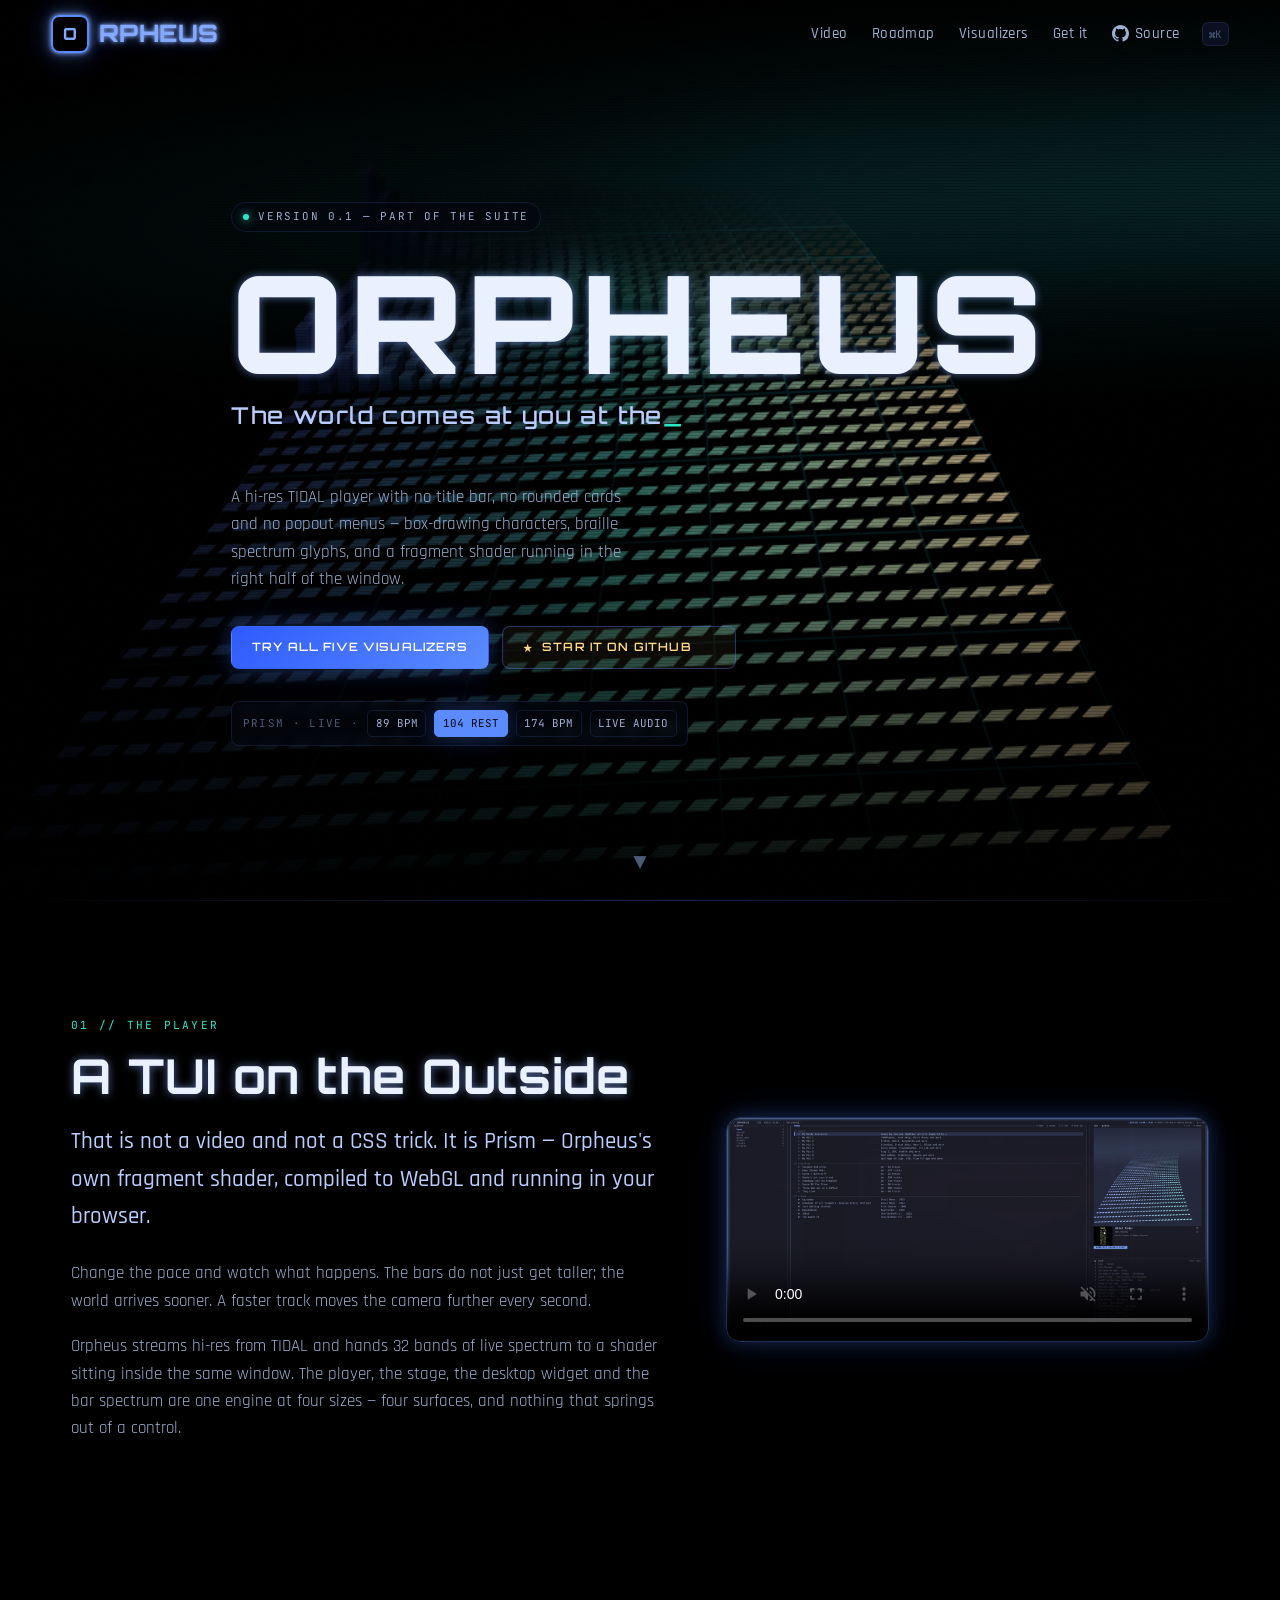
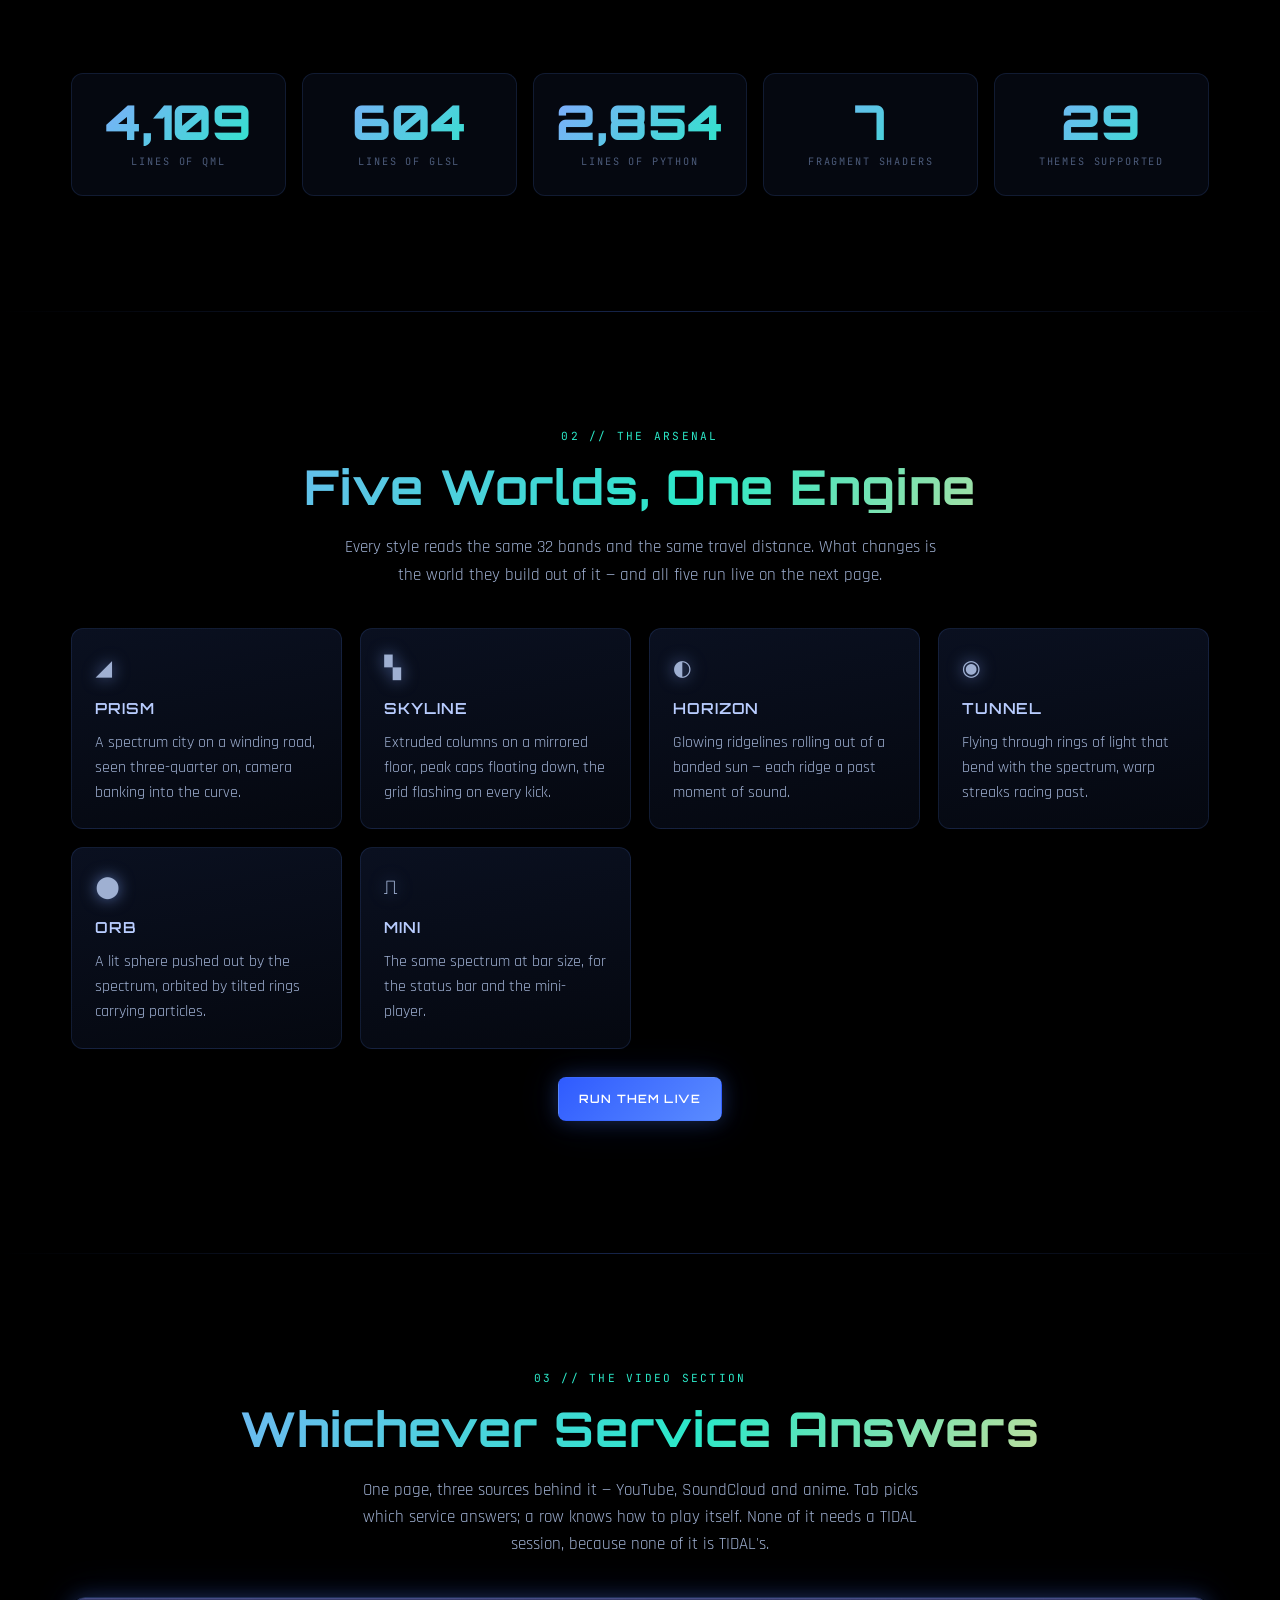
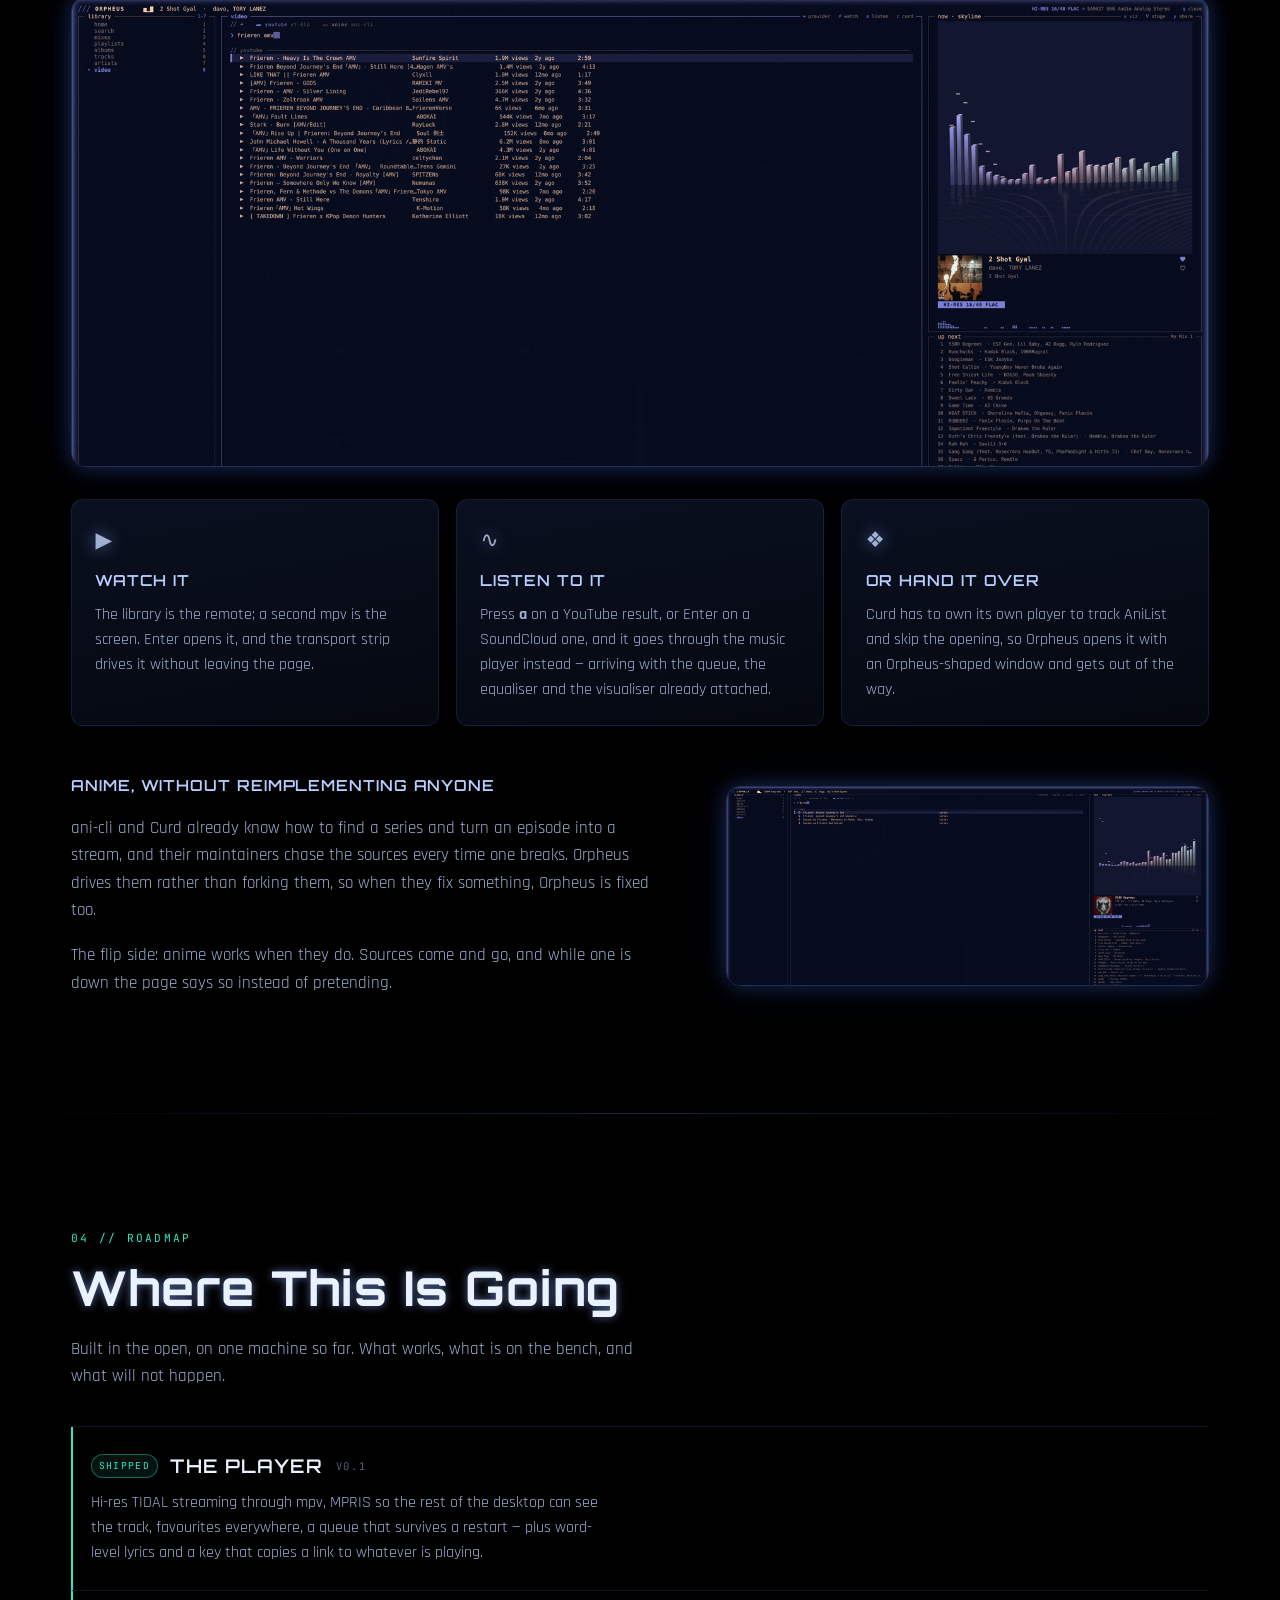
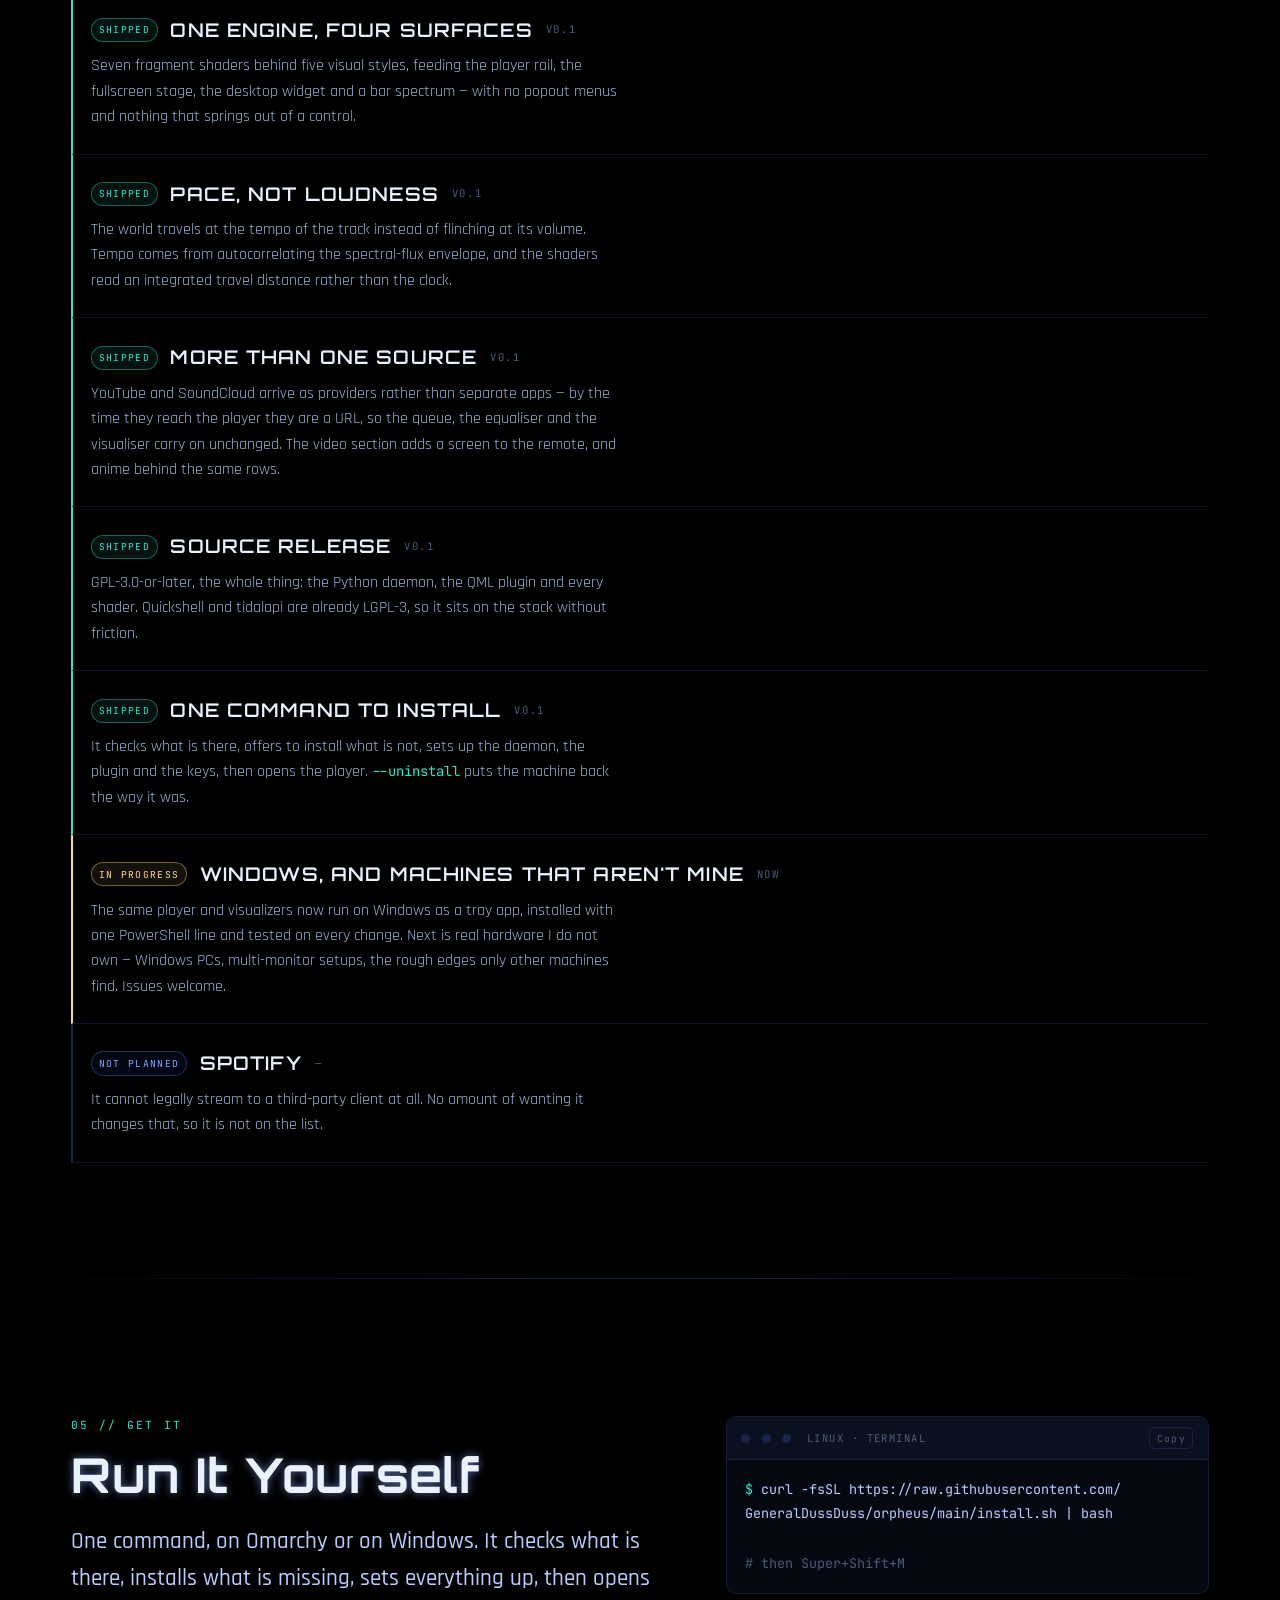
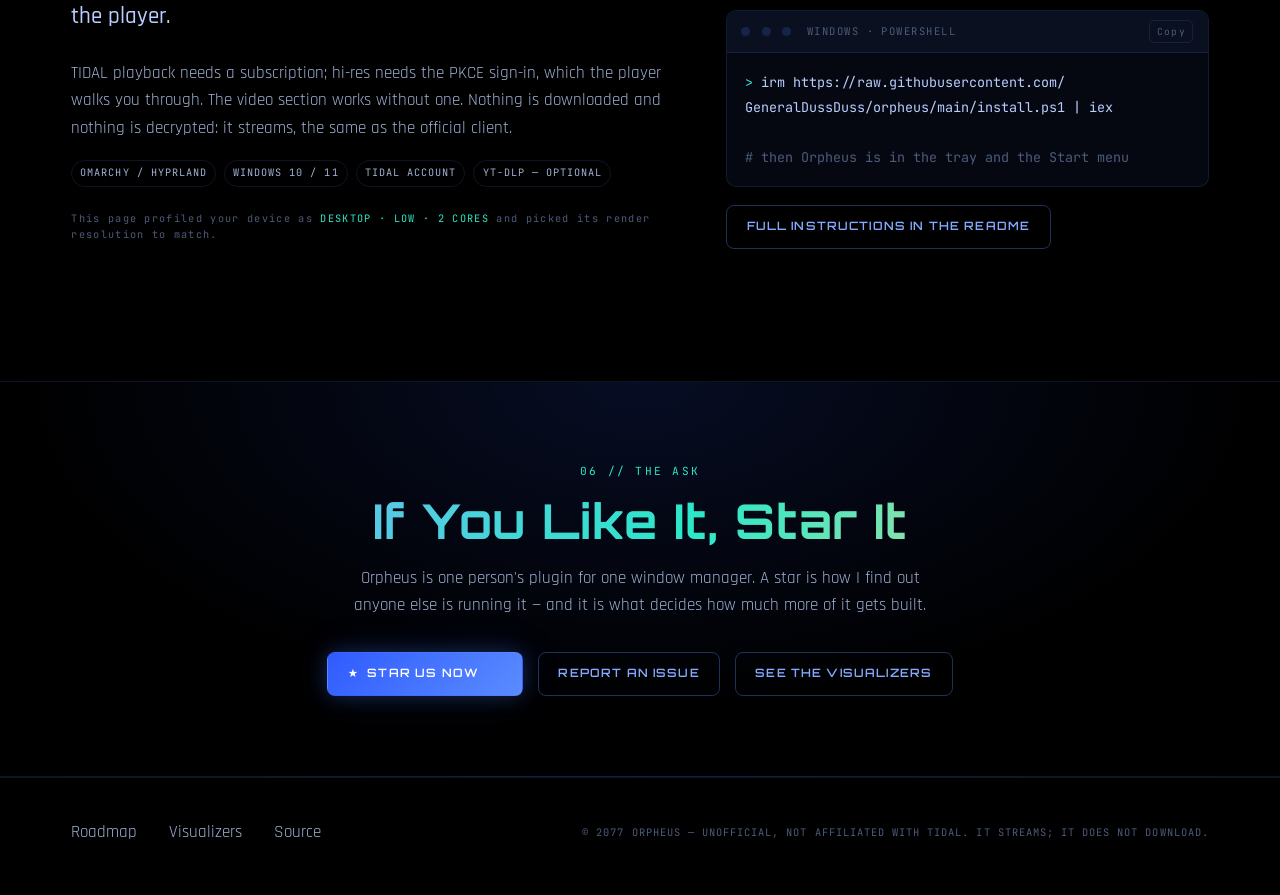
<file: index.html>
<!doctype html>
<html lang="en" data-repo="GeneralDussDuss/orpheus">
<head>
<meta charset="utf-8">
<meta name="viewport" content="width=device-width, initial-scale=1">
<title>ORPHEUS — a hi-res TIDAL player that thinks it's a terminal</title>
<meta name="description" content="GPU music visualizers that travel at the pace of the track. A hi-res TIDAL player built for Omarchy and Hyprland — QML, GLSL and Python.">
<meta name="theme-color" content="#2f5bff">
<meta property="og:type" content="website">
<meta property="og:site_name" content="ORPHEUS">
<meta property="og:title" content="ORPHEUS">
<meta property="og:description" content="A hi-res TIDAL player that thinks it's a terminal. The visualizers don't react to loudness — they travel at the pace of the track.">
<meta property="og:url" content="https://generaldussduss.github.io/orpheus-site/">
<meta property="og:image" content="https://generaldussduss.github.io/orpheus-site/media/og.png">
<meta property="og:image:width" content="1200">
<meta property="og:image:height" content="630">
<meta name="twitter:card" content="summary_large_image">
<meta name="twitter:title" content="ORPHEUS">
<meta name="twitter:description" content="GPU music visualizers that travel at the pace of the track.">
<meta name="twitter:image" content="https://generaldussduss.github.io/orpheus-site/media/og.png">
<link rel="icon" href="data:image/svg+xml,<svg xmlns='http://www.w3.org/2000/svg' viewBox='0 0 32 32'><rect width='32' height='32' rx='7' fill='%23050810'/><text x='16' y='23' font-size='18' font-family='monospace' font-weight='bold' fill='%235b8cff' text-anchor='middle'>O</text></svg>">
<link rel="canonical" href="https://generaldussduss.github.io/orpheus-site/">
<script type="application/ld+json">
{"@context":"https://schema.org","@type":"SoftwareApplication","name":"Orpheus",
"applicationCategory":"MultimediaApplication","operatingSystem":"Linux (Omarchy, Hyprland)",
"description":"A hi-res TIDAL player that thinks it's a terminal, with GPU visualizers that travel at the pace of the track.",
"url":"https://generaldussduss.github.io/orpheus-site/",
"codeRepository":"https://github.com/GeneralDussDuss/orpheus","license":"https://www.gnu.org/licenses/gpl-3.0.html",
"programmingLanguage":["QML","GLSL","Python"],
"offers":{"@type":"Offer","price":"0","priceCurrency":"USD"}}
</script>
<link rel="stylesheet" href="assets/site.css">
<script>
/* Runs before first paint so the layout is already right for the device and
   nothing has to flash its way into position. engine.js refines this later
   with data-tier once it has profiled the GPU path. */
(function () {
  var h = document.documentElement, m = window.matchMedia;
  var coarse = m && (m('(hover: none)').matches || m('(pointer: coarse)').matches);
  var touch = coarse && ((navigator.maxTouchPoints || 0) > 0 || 'ontouchstart' in window);
  var phone = touch && Math.min(screen.width, screen.height) <= 820;
  if (touch) h.className += ' is-touch';
  if (phone) h.className += ' is-phone';
  if (m && m('(prefers-reduced-motion: reduce)').matches) h.className += ' is-calm';
})();
</script>
</head>
<body>
<div class="prog"></div>
<a class="skip" href="#main">Skip to content</a>

<nav class="nav">
  <a class="logo" href="index.html"><span class="logo-p">O</span><span class="logo-w">RPHEUS</span></a>
  <button class="nav-burger" aria-label="Menu" aria-expanded="false"><span></span><span></span><span></span></button>
  <div class="nav-links">
    <a href="index.html#video">Video</a>
    <a href="index.html#roadmap">Roadmap</a>
    <a href="visualizers.html">Visualizers</a>
    <a href="index.html#get">Get it</a>
    <a class="nav-gh" href="https://github.com/GeneralDussDuss/orpheus" target="_blank" rel="noopener"><svg viewBox="0 0 16 16" aria-hidden="true"><path d="M8 0C3.58 0 0 3.58 0 8c0 3.54 2.29 6.53 5.47 7.59.4.07.55-.17.55-.38 0-.19-.01-.82-.01-1.49-2.01.37-2.53-.49-2.69-.94-.09-.23-.48-.94-.82-1.13-.28-.15-.68-.52-.01-.53.63-.01 1.08.58 1.23.82.72 1.21 1.87.87 2.33.66.07-.52.28-.87.51-1.07-1.78-.2-3.64-.89-3.64-3.95 0-.87.31-1.59.82-2.15-.08-.2-.36-1.02.08-2.12 0 0 .67-.21 2.2.82.64-.18 1.32-.27 2-.27.68 0 1.36.09 2 .27 1.53-1.04 2.2-.82 2.2-.82.44 1.1.16 1.92.08 2.12.51.56.82 1.27.82 2.15 0 3.07-1.87 3.75-3.65 3.95.29.25.54.73.54 1.48 0 1.07-.01 1.93-.01 2.2 0 .21.15.46.55.38A8.01 8.01 0 0 0 16 8c0-4.42-3.58-8-8-8Z"/></svg>Source</a>
  </div>
  <button class="nav-k" aria-label="Open command palette">⌘K</button>
</nav>

<main id="main">

<section class="hero">
  <canvas id="gl" aria-hidden="true"></canvas>
  <div class="hero-veil"></div>
  <div class="wrap hero-in">
    <span class="badge"><i></i>Version 0.1 — part of the suite</span>
    <h1 data-letters>ORPHEUS</h1>
    <p class="typed" data-type="The world comes at you at the pace of the track."></p>
    <p class="rot" data-rot='["// THIS IS PRISM, THE REAL SHADER, RUNNING NOW","// 32-BAND SPECTRUM AT 50 HZ","// 32x40 SPECTRUM HISTORY ON THE GPU","// A TUI ON THE OUTSIDE, A SHADER ON THE INSIDE"]'></p>
    <p class="hero-sub">A hi-res TIDAL player with no title bar, no rounded cards and no popout
      menus — box-drawing characters, braille spectrum glyphs, and a fragment shader running in
      the right half of the window.</p>
    <div class="hero-cta">
      <a class="btn btn-primary" href="visualizers.html">Try all five visualizers</a>
      <a class="btn btn-star" href="https://github.com/GeneralDussDuss/orpheus" target="_blank" rel="noopener">
        <span class="star-ico">★</span>Star it on GitHub<span class="star-n" data-stars>—</span></a>
    </div>
    <div class="glbar">
      <span class="tag">Prism · live ·</span>
      <button data-bpm="89">89 BPM</button>
      <button data-bpm="104" aria-pressed="true">104 REST</button>
      <button data-bpm="174">174 BPM</button>
      <button class="mic" aria-pressed="false">LIVE AUDIO</button>
    </div>
  </div>
  <div class="scroll-cue" aria-hidden="true">▼</div>
</section>

<div class="divider"></div>

<section class="section wrap">
  <div class="split split-wide">
    <div class="reveal reveal-left">
      <span class="sec-label">01 // THE PLAYER</span>
      <h2 data-scramble>A TUI on the Outside</h2>
      <div class="prose">
        <p class="lede">That is not a video and not a CSS trick. It is Prism — Orpheus's own
          fragment shader, compiled to WebGL and running in your browser.</p>
        <p>Change the pace and watch what happens. The bars do not just get taller; the world
          arrives sooner. A faster track moves the camera further every second.</p>
        <p>Orpheus streams hi-res from TIDAL and hands 32 bands of live spectrum to a shader
          sitting inside the same window. The player, the stage, the desktop widget and the bar
          spectrum are one engine at four sizes — four surfaces, and nothing that springs out of
          a control.</p>
      </div>
    </div>
    <figure class="frame reveal reveal-right">
      <video autoplay muted loop playsinline controls poster="media/player-prism.png" preload="metadata">
        <source src="media/player-motion.mp4" type="video/mp4">
        <img src="media/player-motion.gif" alt="The Orpheus player window with a live visualizer in its rail.">
      </video>
    </figure>
  </div>
</section>

<section class="section wrap">
  <div class="stats reveal" data-stagger="100">
    <div class="stat"><b data-count="4109">0</b><span>Lines of QML</span></div>
    <div class="stat"><b data-count="604">0</b><span>Lines of GLSL</span></div>
    <div class="stat"><b data-count="2854">0</b><span>Lines of Python</span></div>
    <div class="stat"><b data-count="7">0</b><span>Fragment shaders</span></div>
    <div class="stat"><b data-count="29">0</b><span>Themes supported</span></div>
  </div>
</section>

<div class="divider"></div>

<section class="section wrap">
  <div class="reveal" style="text-align:center; margin-bottom:2.4rem;">
    <span class="sec-label" style="justify-content:center;">02 // THE ARSENAL</span>
    <h2 class="grad" data-scramble>Five Worlds, One Engine</h2>
    <p class="prose" style="margin-inline:auto;">Every style reads the same 32 bands and the same
      travel distance. What changes is the world they build out of it — and all five run live on
      the next page.</p>
  </div>
  <div class="grid grid-3 reveal" data-stagger="90">
    <article class="card" data-tilt="8"><span class="ico">◢</span><h3>Prism</h3><p>A spectrum city on a winding road, seen three-quarter on, camera banking into the curve.</p></article>
    <article class="card" data-tilt="8"><span class="ico">▚</span><h3>Skyline</h3><p>Extruded columns on a mirrored floor, peak caps floating down, the grid flashing on every kick.</p></article>
    <article class="card" data-tilt="8"><span class="ico">◐</span><h3>Horizon</h3><p>Glowing ridgelines rolling out of a banded sun — each ridge a past moment of sound.</p></article>
    <article class="card" data-tilt="8"><span class="ico">◉</span><h3>Tunnel</h3><p>Flying through rings of light that bend with the spectrum, warp streaks racing past.</p></article>
    <article class="card" data-tilt="8"><span class="ico">⬤</span><h3>Orb</h3><p>A lit sphere pushed out by the spectrum, orbited by tilted rings carrying particles.</p></article>
    <article class="card" data-tilt="8"><span class="ico">⎍</span><h3>Mini</h3><p>The same spectrum at bar size, for the status bar and the mini-player.</p></article>
  </div>
  <p style="margin-top:1.8rem; text-align:center;"><a class="btn btn-primary" href="visualizers.html">Run them live</a></p>
</section>

<div class="divider"></div>

<section class="section wrap" id="video">
  <div class="reveal" style="text-align:center; margin-bottom:2.4rem;">
    <span class="sec-label" style="justify-content:center;">03 // THE VIDEO SECTION</span>
    <h2 class="grad" data-scramble>Whichever Service Answers</h2>
    <p class="prose" style="margin-inline:auto;">One page, three sources behind it — YouTube,
      SoundCloud and anime. Tab picks which service answers; a row knows how to play itself.
      None of it needs a TIDAL session, because none of it is TIDAL's.</p>
  </div>
  <figure class="frame reveal">
    <img src="media/video-youtube.png" width="1800" height="742" loading="lazy"
         alt="The Orpheus video page: a provider strip, a search prompt, and rows of YouTube results with channel, views, age and duration.">
  </figure>
  <div class="grid grid-3 reveal" data-stagger="90" style="margin-top:2rem;">
    <article class="card" data-tilt="8"><span class="ico">▶</span><h3>Watch it</h3><p>The library is the remote; a second mpv is the screen. Enter opens it, and the transport strip drives it without leaving the page.</p></article>
    <article class="card" data-tilt="8"><span class="ico">∿</span><h3>Listen to it</h3><p>Press <b>a</b> on a YouTube result, or Enter on a SoundCloud one, and it goes through the music player instead — arriving with the queue, the equaliser and the visualiser already attached.</p></article>
    <article class="card" data-tilt="8"><span class="ico">❖</span><h3>Or hand it over</h3><p>Curd has to own its own player to track AniList and skip the opening, so Orpheus opens it with an Orpheus-shaped window and gets out of the way.</p></article>
  </div>
  <div class="split split-wide" style="margin-top:3rem;">
    <div class="reveal reveal-left">
      <h3 style="margin-bottom:1rem;">Anime, without reimplementing anyone</h3>
      <div class="prose">
        <p>ani-cli and Curd already know how to find a series and turn an episode into a stream,
          and their maintainers chase the sources every time one breaks. Orpheus drives them
          rather than forking them, so when they fix something, Orpheus is fixed too.</p>
        <p>The flip side: anime works when they do. Sources come and go, and while one is down
          the page says so instead of pretending.</p>
      </div>
    </div>
    <figure class="frame reveal reveal-right">
      <img src="media/video-anime.png" width="1800" height="742" loading="lazy"
           alt="The same page with the anime provider selected, listing four matching series.">
    </figure>
  </div>
</section>

<div class="divider"></div>

<section class="section wrap" id="roadmap">
  <div class="reveal">
    <span class="sec-label">04 // ROADMAP</span>
    <h2 data-scramble>Where This Is Going</h2>
    <p class="prose">Built in the open, on one machine so far. What works, what is on the bench,
      and what will not happen.</p>
    <div class="road">

      <div class="road-row reveal" data-state="done">
        <div class="road-head">
          <span class="pill pill-done">Shipped</span>
          <h3>The player</h3>
          <span class="road-when">v0.1</span>
        </div>
        <p>Hi-res TIDAL streaming through mpv, MPRIS so the rest of the desktop can see the
          track, favourites everywhere, a queue that survives a restart — plus word-level lyrics
          and a key that copies a link to whatever is playing.</p>
      </div>

      <div class="road-row reveal" data-state="done">
        <div class="road-head">
          <span class="pill pill-done">Shipped</span>
          <h3>One engine, four surfaces</h3>
          <span class="road-when">v0.1</span>
        </div>
        <p>Seven fragment shaders behind five visual styles, feeding the player rail, the
          fullscreen stage, the desktop widget and a bar spectrum — with no popout menus and
          nothing that springs out of a control.</p>
      </div>

      <div class="road-row reveal" data-state="done">
        <div class="road-head">
          <span class="pill pill-done">Shipped</span>
          <h3>Pace, not loudness</h3>
          <span class="road-when">v0.1</span>
        </div>
        <p>The world travels at the tempo of the track instead of flinching at its volume.
          Tempo comes from autocorrelating the spectral-flux envelope, and the shaders read an
          integrated travel distance rather than the clock.</p>
      </div>

      <div class="road-row reveal" data-state="done">
        <div class="road-head">
          <span class="pill pill-done">Shipped</span>
          <h3>More than one source</h3>
          <span class="road-when">v0.1</span>
        </div>
        <p>YouTube and SoundCloud arrive as providers rather than separate apps — by the time
          they reach the player they are a URL, so the queue, the equaliser and the visualiser
          carry on unchanged. The video section adds a screen to the remote, and anime behind
          the same rows.</p>
      </div>

      <div class="road-row reveal" data-state="done">
        <div class="road-head">
          <span class="pill pill-done">Shipped</span>
          <h3>Source release</h3>
          <span class="road-when">v0.1</span>
        </div>
        <p>GPL-3.0-or-later, the whole thing: the Python daemon, the QML plugin and every
          shader. Quickshell and tidalapi are already LGPL-3, so it sits on the stack without
          friction.</p>
      </div>

      <div class="road-row reveal" data-state="done">
        <div class="road-head">
          <span class="pill pill-done">Shipped</span>
          <h3>One command to install</h3>
          <span class="road-when">v0.1</span>
        </div>
        <p>It checks what is there, offers to install what is not, sets up the daemon, the
          plugin and the keys, then opens the player. <code>--uninstall</code> puts the machine
          back the way it was.</p>
      </div>

      <div class="road-row reveal" data-state="now">
        <div class="road-head">
          <span class="pill pill-now">In progress</span>
          <h3>Windows, and machines that aren't mine</h3>
          <span class="road-when">Now</span>
        </div>
        <p>The same player and visualizers now run on Windows as a tray app, installed with
          one PowerShell line and tested on every change. Next is real hardware I do not own —
          Windows PCs, multi-monitor setups, the rough edges only other machines find. Issues
          welcome.</p>
      </div>

      <div class="road-row reveal" data-state="next">
        <div class="road-head">
          <span class="pill pill-next">Not planned</span>
          <h3>Spotify</h3>
          <span class="road-when">—</span>
        </div>
        <p>It cannot legally stream to a third-party client at all. No amount of wanting it
          changes that, so it is not on the list.</p>
      </div>

    </div>
  </div>
</section>

<div class="divider"></div>

<section class="section wrap" id="get">
  <div class="split split-wide">
    <div class="reveal reveal-left">
      <span class="sec-label">05 // GET IT</span>
      <h2 data-scramble>Run It Yourself</h2>
      <div class="prose">
        <p class="lede">One command, on Omarchy or on Windows. It checks what is there,
          installs what is missing, sets everything up, then opens the player.</p>
        <p>TIDAL playback needs a subscription; hi-res needs the PKCE sign-in, which the player
          walks you through. The video section works without one. Nothing is downloaded and
          nothing is decrypted: it streams, the same as the official client.</p>
      </div>
      <div class="req">
        <span>Omarchy / Hyprland</span><span>Windows 10 / 11</span>
        <span>TIDAL account</span><span>yt-dlp — optional</span>
      </div>
      <div class="tier-note">This page profiled your device as <b data-tier-readout>…</b> and
        picked its render resolution to match.</div>
    </div>
    <div class="reveal reveal-right">
      <div class="shell">
        <div class="shell-bar">
          <span class="dot"></span><span class="dot"></span><span class="dot"></span>
          <span class="shell-name">linux · terminal</span>
          <button class="shell-copy" data-copy="#install-linux">Copy</button>
        </div>
        <pre id="install-linux"><span class="p">$</span> curl -fsSL https://raw.githubusercontent.com/<wbr>GeneralDussDuss/orpheus/<wbr>main/install.sh | bash

<span class="c"># then Super+Shift+M</span></pre>
      </div>
      <div class="shell" style="margin-top:1rem;">
        <div class="shell-bar">
          <span class="dot"></span><span class="dot"></span><span class="dot"></span>
          <span class="shell-name">windows · powershell</span>
          <button class="shell-copy" data-copy="#install-windows">Copy</button>
        </div>
        <pre id="install-windows"><span class="p">&gt;</span> irm https://raw.githubusercontent.com/<wbr>GeneralDussDuss/orpheus/<wbr>main/install.ps1 | iex

<span class="c"># then Orpheus is in the tray and the Start menu</span></pre>
      </div>
      <p style="margin-top:1.1rem;"><a class="btn btn-secondary" href="https://github.com/GeneralDussDuss/orpheus#-install" target="_blank" rel="noopener">Full instructions in the README</a></p>
    </div>
  </div>
</section>

</main>

<section class="cta-band">
  <div class="wrap reveal">
    <span class="sec-label" style="justify-content:center;">06 // THE ASK</span>
    <h2 class="grad" data-scramble>If You Like It, Star It</h2>
    <p class="prose">Orpheus is one person's plugin for one window manager. A star is how I find
      out anyone else is running it — and it is what decides how much more of it gets built.</p>
    <div class="cta-row">
      <a class="btn btn-primary" href="https://github.com/GeneralDussDuss/orpheus" target="_blank" rel="noopener">
        <span class="star-ico">★</span>Star us now<span class="star-n" data-stars>—</span></a>
      <a class="btn btn-secondary" href="https://github.com/GeneralDussDuss/orpheus/issues" target="_blank" rel="noopener">Report an issue</a>
      <a class="btn btn-secondary" href="visualizers.html">See the visualizers</a>
    </div>
  </div>
</section>

<footer class="foot">
  <div class="wrap foot-row">
    <a href="index.html#roadmap">Roadmap</a>
    <a href="visualizers.html">Visualizers</a>
    <a href="https://github.com/GeneralDussDuss/orpheus" target="_blank" rel="noopener">Source</a>
    <span class="foot-copy">© 2077 ORPHEUS — UNOFFICIAL, NOT AFFILIATED WITH TIDAL. IT STREAMS; IT DOES NOT DOWNLOAD.</span>
  </div>
</footer>

<div class="pal" role="dialog" aria-label="Command palette">
  <div class="pal-box">
    <input type="text" placeholder="Type a command…" aria-label="Search">
    <ul class="pal-list">
      <li data-key="1"><a href="index.html">Home<kbd>1</kbd></a></li>
      <li data-key="2"><a href="visualizers.html">Visualizers<kbd>2</kbd></a></li>
      <li data-key="3"><a href="index.html#video">Video section<kbd>3</kbd></a></li>
      <li data-key="4"><a href="index.html#roadmap">Roadmap<kbd>4</kbd></a></li>
      <li data-key="5"><a href="index.html#get">Get it — install<kbd>5</kbd></a></li>
      <li data-key="6"><a href="https://github.com/GeneralDussDuss/orpheus" target="_blank" rel="noopener">Source on GitHub<kbd>6</kbd></a></li>
    </ul>
    <div class="pal-hint"><span>↑↓ Navigate</span><span>⏎ Select</span><span>Esc Close</span></div>
  </div>
</div>

<script src="assets/viz.js"></script>
<script src="assets/engine.js"></script>
<script>
(function () {
  var cv = document.getElementById('gl');
  var eng = window.OrpheusEngine.mount(cv, { style: 'prism', bpm: 104 });
  if (!eng) return;
  var bar = document.querySelector('.glbar');
  Array.prototype.forEach.call(bar.querySelectorAll('[data-bpm]'), function (b) {
    b.addEventListener('click', function () {
      Array.prototype.forEach.call(bar.querySelectorAll('[data-bpm]'), function (o) { o.setAttribute('aria-pressed', 'false'); });
      b.setAttribute('aria-pressed', 'true');
      eng.setBpm(parseFloat(b.getAttribute('data-bpm')));
    });
  });
  var mic = bar.querySelector('.mic');
  mic.addEventListener('click', function () {
    eng.toggleMic(function (on, label) { mic.setAttribute('aria-pressed', on ? 'true' : 'false'); mic.textContent = label; });
  });
})();
</script>
<script src="assets/site.js"></script>
</body>
</html>
</file>
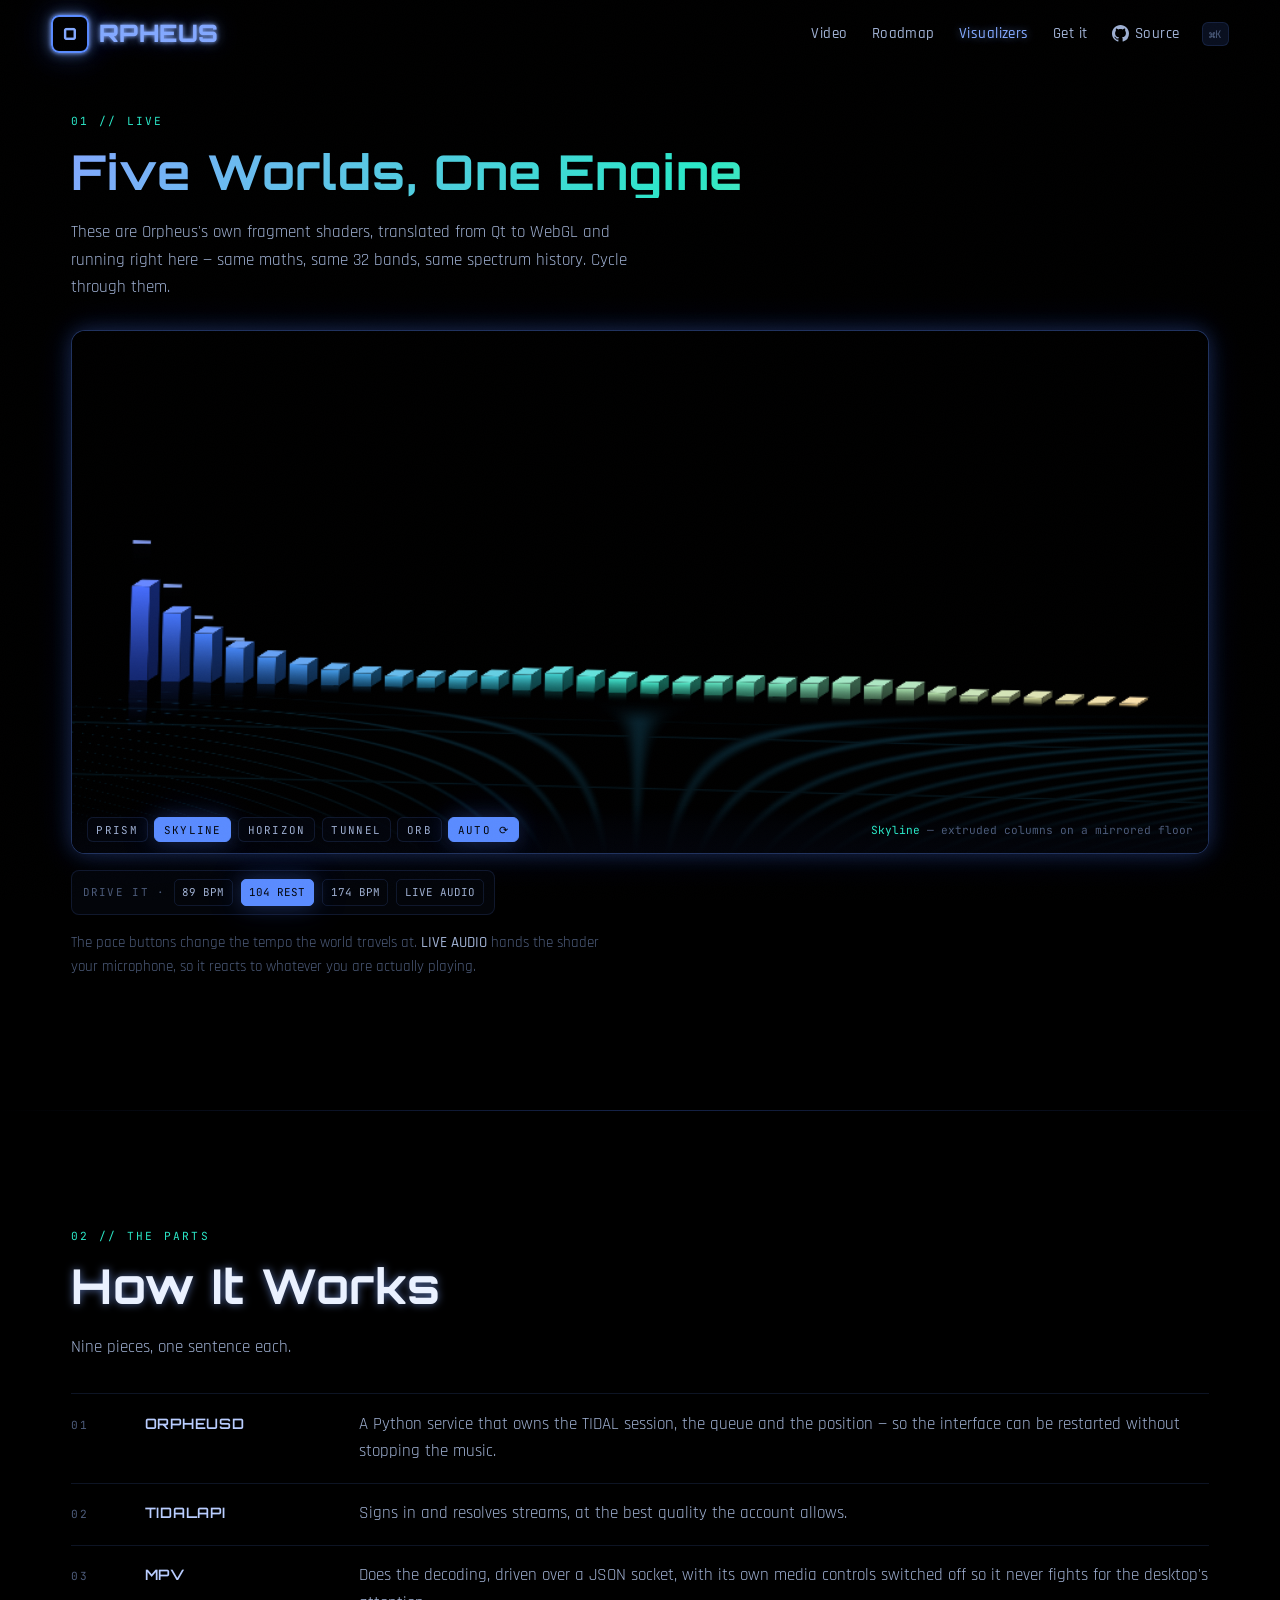
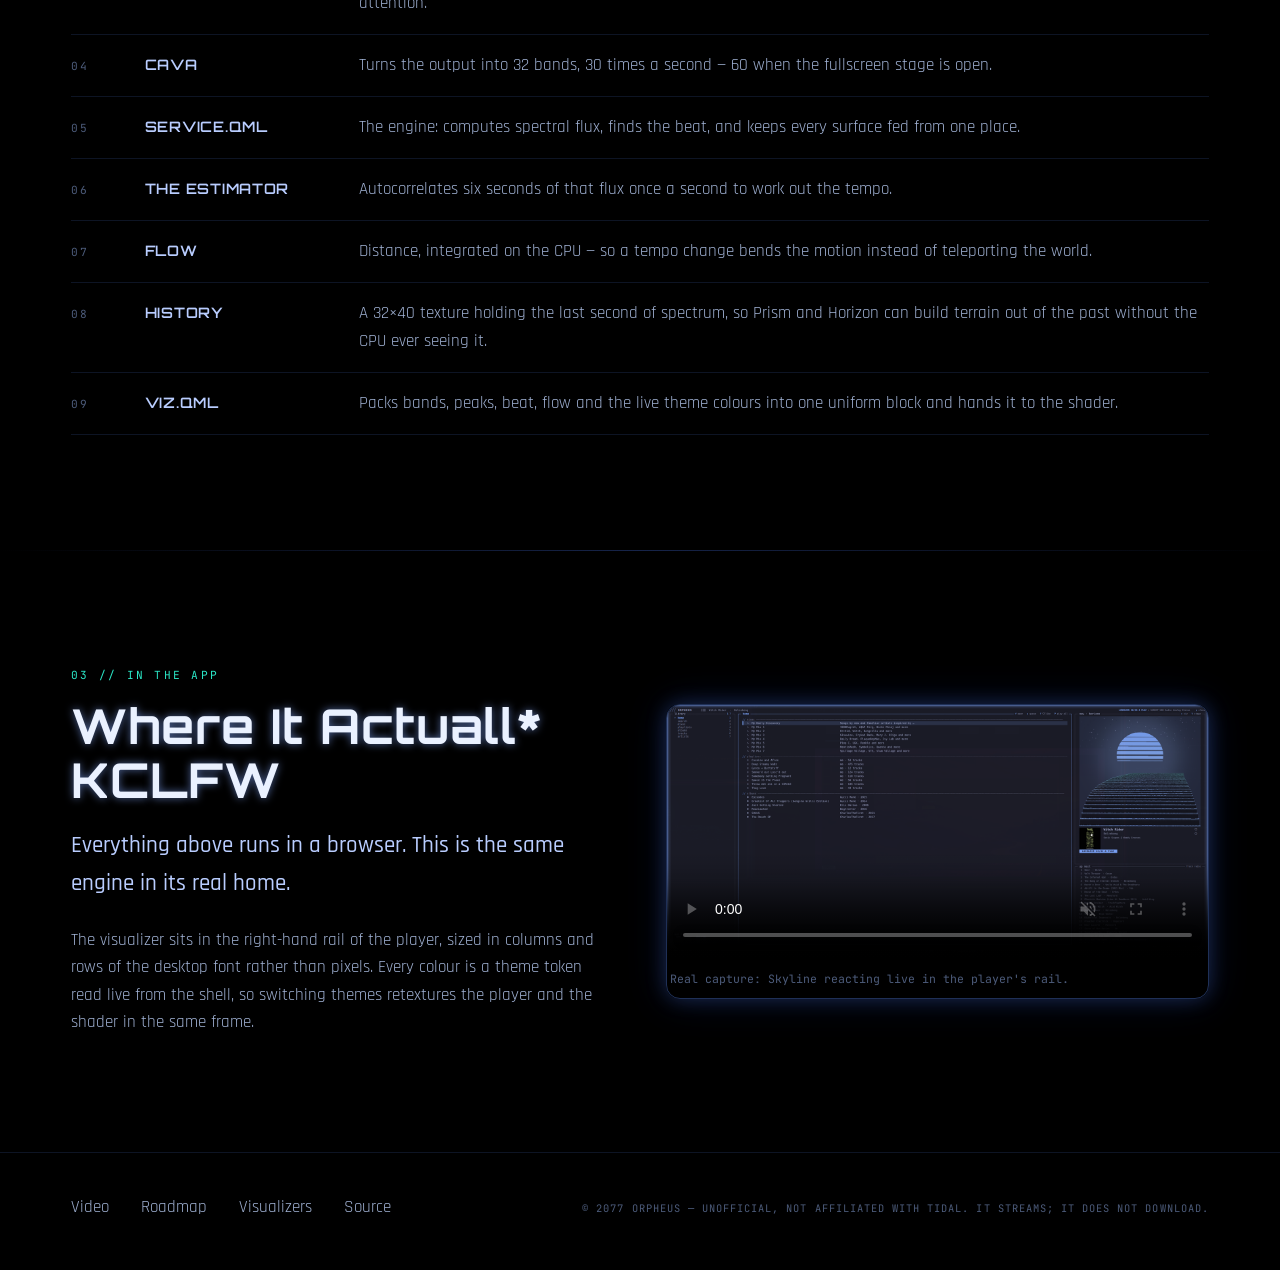
<file: visualizers.html>
<!doctype html>
<html lang="en" data-repo="GeneralDussDuss/orpheus">
<head>
<meta charset="utf-8">
<meta name="viewport" content="width=device-width, initial-scale=1">
<title>Visualizers — ORPHEUS</title>
<meta name="description" content="All five Orpheus visualizers running live in your browser — the real shaders, cycled through one at a time, reacting to the beat or to your own audio.">
<meta name="theme-color" content="#2f5bff">
<meta property="og:type" content="website">
<meta property="og:site_name" content="ORPHEUS">
<meta property="og:title" content="ORPHEUS — Visualizers">
<meta property="og:description" content="All five Orpheus visualizers running live — the real shaders, not a video.">
<meta property="og:url" content="https://generaldussduss.github.io/orpheus-site/visualizers.html">
<meta property="og:image" content="https://generaldussduss.github.io/orpheus-site/media/og.png">
<meta property="og:image:width" content="1200">
<meta property="og:image:height" content="630">
<meta name="twitter:card" content="summary_large_image">
<meta name="twitter:title" content="ORPHEUS — Visualizers">
<meta name="twitter:description" content="All five Orpheus visualizers running live — the real shaders, not a video.">
<meta name="twitter:image" content="https://generaldussduss.github.io/orpheus-site/media/og.png">
<link rel="icon" href="data:image/svg+xml,<svg xmlns='http://www.w3.org/2000/svg' viewBox='0 0 32 32'><rect width='32' height='32' rx='7' fill='%23050810'/><text x='16' y='23' font-size='18' font-family='monospace' font-weight='bold' fill='%235b8cff' text-anchor='middle'>O</text></svg>">
<link rel="stylesheet" href="assets/site.css">
<script>
/* Runs before first paint so the layout is already right for the device and
   nothing has to flash its way into position. engine.js refines this later
   with data-tier once it has profiled the GPU path. */
(function () {
  var h = document.documentElement, m = window.matchMedia;
  var coarse = m && (m('(hover: none)').matches || m('(pointer: coarse)').matches);
  var touch = coarse && ((navigator.maxTouchPoints || 0) > 0 || 'ontouchstart' in window);
  var phone = touch && Math.min(screen.width, screen.height) <= 820;
  if (touch) h.className += ' is-touch';
  if (phone) h.className += ' is-phone';
  if (m && m('(prefers-reduced-motion: reduce)').matches) h.className += ' is-calm';
})();
</script>
</head>
<body>
<div class="prog"></div>
<a class="skip" href="#main">Skip to content</a>

<nav class="nav">
  <a class="logo" href="index.html"><span class="logo-p">O</span><span class="logo-w">RPHEUS</span></a>
  <button class="nav-burger" aria-label="Menu" aria-expanded="false"><span></span><span></span><span></span></button>
  <div class="nav-links">
    <a href="index.html#video">Video</a>
    <a href="index.html#roadmap">Roadmap</a>
    <a href="visualizers.html" aria-current="page">Visualizers</a>
    <a href="index.html#get">Get it</a>
    <a class="nav-gh" href="https://github.com/GeneralDussDuss/orpheus" target="_blank" rel="noopener"><svg viewBox="0 0 16 16" aria-hidden="true"><path d="M8 0C3.58 0 0 3.58 0 8c0 3.54 2.29 6.53 5.47 7.59.4.07.55-.17.55-.38 0-.19-.01-.82-.01-1.49-2.01.37-2.53-.49-2.69-.94-.09-.23-.48-.94-.82-1.13-.28-.15-.68-.52-.01-.53.63-.01 1.08.58 1.23.82.72 1.21 1.87.87 2.33.66.07-.52.28-.87.51-1.07-1.78-.2-3.64-.89-3.64-3.95 0-.87.31-1.59.82-2.15-.08-.2-.36-1.02.08-2.12 0 0 .67-.21 2.2.82.64-.18 1.32-.27 2-.27.68 0 1.36.09 2 .27 1.53-1.04 2.2-.82 2.2-.82.44 1.1.16 1.92.08 2.12.51.56.82 1.27.82 2.15 0 3.07-1.87 3.75-3.65 3.95.29.25.54.73.54 1.48 0 1.07-.01 1.93-.01 2.2 0 .21.15.46.55.38A8.01 8.01 0 0 0 16 8c0-4.42-3.58-8-8-8Z"/></svg>Source</a>
  </div>
  <button class="nav-k" aria-label="Open command palette">⌘K</button>
</nav>

<main id="main">

<section class="section wrap" style="padding-top:7rem;">
  <div class="reveal" style="margin-bottom:1.8rem;">
    <span class="sec-label">01 // LIVE</span>
    <h2 class="grad" data-scramble>Five Worlds, One Engine</h2>
    <p class="prose">These are Orpheus's own fragment shaders, translated from Qt to WebGL and
      running right here — same maths, same 32 bands, same spectrum history. Cycle through them.</p>
  </div>

  <div class="stage reveal reveal-scale">
    <canvas id="gl" aria-label="Live Orpheus visualizer"></canvas>
    <div class="stage-hud">
      <div class="vtabs" role="group" aria-label="Visualizer style">
        <button class="vtab" data-style="prism" aria-pressed="true">Prism</button>
        <button class="vtab" data-style="skyline" aria-pressed="false">Skyline</button>
        <button class="vtab" data-style="horizon" aria-pressed="false">Horizon</button>
        <button class="vtab" data-style="tunnel" aria-pressed="false">Tunnel</button>
        <button class="vtab" data-style="orb" aria-pressed="false">Orb</button>
        <button class="vtab" id="auto" aria-pressed="true">Auto ⟳</button>
      </div>
      <div class="stage-note"><b id="vname">Prism</b> — <span id="vdesc">a spectrum city on a winding road</span></div>
    </div>
  </div>

  <div class="glbar" style="margin-top:1rem;">
    <span class="tag">Drive it ·</span>
    <button data-bpm="89">89 BPM</button>
    <button data-bpm="104" aria-pressed="true">104 REST</button>
    <button data-bpm="174">174 BPM</button>
    <button class="mic" aria-pressed="false">LIVE AUDIO</button>
  </div>
  <p class="prose" style="margin-top:1rem; font-size:.95rem; color:var(--faint);">
    The pace buttons change the tempo the world travels at. <b style="color:var(--body);font-weight:500;">LIVE AUDIO</b>
    hands the shader your microphone, so it reacts to whatever you are actually playing.</p>
</section>

<div class="divider"></div>

<section class="section wrap">
  <div class="reveal" style="margin-bottom:2rem;">
    <span class="sec-label">02 // THE PARTS</span>
    <h2 data-scramble>How It Works</h2>
    <p class="prose">Nine pieces, one sentence each.</p>
  </div>
  <div class="parts reveal">
    <div class="part"><span class="pn">01</span><span class="pk">orpheusd</span><p class="pv">A Python service that owns the TIDAL session, the queue and the position — so the interface can be restarted without stopping the music.</p></div>
    <div class="part"><span class="pn">02</span><span class="pk">tidalapi</span><p class="pv">Signs in and resolves streams, at the best quality the account allows.</p></div>
    <div class="part"><span class="pn">03</span><span class="pk">mpv</span><p class="pv">Does the decoding, driven over a JSON socket, with its own media controls switched off so it never fights for the desktop's attention.</p></div>
    <div class="part"><span class="pn">04</span><span class="pk">cava</span><p class="pv">Turns the output into 32 bands, 30 times a second — 60 when the fullscreen stage is open.</p></div>
    <div class="part"><span class="pn">05</span><span class="pk">Service.qml</span><p class="pv">The engine: computes spectral flux, finds the beat, and keeps every surface fed from one place.</p></div>
    <div class="part"><span class="pn">06</span><span class="pk">The estimator</span><p class="pv">Autocorrelates six seconds of that flux once a second to work out the tempo.</p></div>
    <div class="part"><span class="pn">07</span><span class="pk">flow</span><p class="pv">Distance, integrated on the CPU — so a tempo change bends the motion instead of teleporting the world.</p></div>
    <div class="part"><span class="pn">08</span><span class="pk">history</span><p class="pv">A 32×40 texture holding the last second of spectrum, so Prism and Horizon can build terrain out of the past without the CPU ever seeing it.</p></div>
    <div class="part"><span class="pn">09</span><span class="pk">Viz.qml</span><p class="pv">Packs bands, peaks, beat, flow and the live theme colours into one uniform block and hands it to the shader.</p></div>
  </div>
</section>

<div class="divider"></div>

<section class="section wrap">
  <div class="split">
    <div class="reveal reveal-left">
      <span class="sec-label">03 // IN THE APP</span>
      <h2 data-scramble>Where It Actually Lives</h2>
      <div class="prose">
        <p class="lede">Everything above runs in a browser. This is the same engine in its real home.</p>
        <p>The visualizer sits in the right-hand rail of the player, sized in columns and rows of
          the desktop font rather than pixels. Every colour is a theme token read live from the
          shell, so switching themes retextures the player and the shader in the same frame.</p>
      </div>
    </div>
    <figure class="frame reveal reveal-right">
      <video autoplay muted loop playsinline controls poster="media/player-horizon.png" preload="metadata">
        <source src="media/player-motion.mp4" type="video/mp4">
      </video>
      <figcaption style="padding:0 .2rem .6rem;">Real capture: Skyline reacting live in the player's rail.</figcaption>
    </figure>
  </div>
</section>

</main>

<footer class="foot">
  <div class="wrap foot-row">
    <a href="index.html#video">Video</a>
    <a href="index.html#roadmap">Roadmap</a>
    <a href="visualizers.html">Visualizers</a>
    <a href="https://github.com/GeneralDussDuss/orpheus" target="_blank" rel="noopener">Source</a>
    <span class="foot-copy">© 2077 ORPHEUS — UNOFFICIAL, NOT AFFILIATED WITH TIDAL. IT STREAMS; IT DOES NOT DOWNLOAD.</span>
  </div>
</footer>

<div class="pal" role="dialog" aria-label="Command palette">
  <div class="pal-box">
    <input type="text" placeholder="Type a command…" aria-label="Search">
    <ul class="pal-list">
      <li data-key="1"><a href="index.html">Home<kbd>1</kbd></a></li>
      <li data-key="2"><a href="visualizers.html">Visualizers<kbd>2</kbd></a></li>
      <li data-key="3"><a href="index.html#video">Video section<kbd>3</kbd></a></li>
      <li data-key="4"><a href="index.html#roadmap">Roadmap<kbd>4</kbd></a></li>
      <li data-key="5"><a href="index.html#get">Get it — install<kbd>5</kbd></a></li>
      <li data-key="6"><a href="https://github.com/GeneralDussDuss/orpheus" target="_blank" rel="noopener">Source on GitHub<kbd>6</kbd></a></li>
    </ul>
    <div class="pal-hint"><span>↑↓ Navigate</span><span>⏎ Select</span><span>Esc Close</span></div>
  </div>
</div>

<script src="assets/viz.js"></script>
<script src="assets/engine.js"></script>
<script>
(function () {
  var DESC = {
    prism:   'a spectrum city on a winding road',
    skyline: 'extruded columns on a mirrored floor',
    horizon: 'ridgelines rolling out of a banded sun',
    tunnel:  'rings of light bending with the spectrum',
    orb:     'a lit sphere orbited by particle rings'
  };
  var cv = document.getElementById('gl');
  var eng = window.OrpheusEngine.mount(cv, { style: 'prism', bpm: 104 });
  if (!eng) return;

  var tabs = Array.prototype.slice.call(document.querySelectorAll('.vtab[data-style]'));
  var auto = document.getElementById('auto');
  var nameEl = document.getElementById('vname'), descEl = document.getElementById('vdesc');
  var order = ['prism', 'skyline', 'horizon', 'tunnel', 'orb'];
  var idx = 0, timer = null;

  function show(style) {
    eng.setStyle(style);
    idx = order.indexOf(style);
    tabs.forEach(function (t) { t.setAttribute('aria-pressed', t.getAttribute('data-style') === style ? 'true' : 'false'); });
    nameEl.textContent = style.charAt(0).toUpperCase() + style.slice(1);
    descEl.textContent = DESC[style];
  }
  function startAuto() {
    auto.setAttribute('aria-pressed', 'true');
    clearInterval(timer);
    timer = setInterval(function () { show(order[(idx + 1) % order.length]); }, 9000);
  }
  function stopAuto() { auto.setAttribute('aria-pressed', 'false'); clearInterval(timer); timer = null; }

  tabs.forEach(function (t) {
    t.addEventListener('click', function () { stopAuto(); show(t.getAttribute('data-style')); });
  });
  auto.addEventListener('click', function () { timer ? stopAuto() : startAuto(); });

  var bar = document.querySelector('.glbar');
  Array.prototype.forEach.call(bar.querySelectorAll('[data-bpm]'), function (b) {
    b.addEventListener('click', function () {
      Array.prototype.forEach.call(bar.querySelectorAll('[data-bpm]'), function (o) { o.setAttribute('aria-pressed', 'false'); });
      b.setAttribute('aria-pressed', 'true');
      eng.setBpm(parseFloat(b.getAttribute('data-bpm')));
    });
  });
  var mic = bar.querySelector('.mic');
  mic.addEventListener('click', function () {
    eng.toggleMic(function (on, label) { mic.setAttribute('aria-pressed', on ? 'true' : 'false'); mic.textContent = label; });
  });

  show('prism');
  if (!window.matchMedia('(prefers-reduced-motion: reduce)').matches) startAuto(); else stopAuto();
})();
</script>
<script src="assets/site.js"></script>
</body>
</html>
</file>
<file: assets/site.css>
/* ORPHEUS — part of the suite.
   Shares the house system with CHARON, HYDRA and AETHER: Orbitron display,
   Rajdhani body, JetBrains Mono labels, a named accent ramp and four glow
   tokens. Takes blue as its core and the Horizon sun as its warm highlight —
   the only warm accent in the suite. Where the others draw their product in
   CSS, this one runs the real shader. */

@import url('https://fonts.googleapis.com/css2?family=JetBrains+Mono:wght@300;400;500&family=Orbitron:wght@400;500;600;700;800;900&family=Rajdhani:wght@300;400;500;600;700&display=swap');

:root {
  --void:    #000000;
  --surface: #050810;
  --raised:  #0a1020;
  --input:   #0c1428;
  --dim:     #16244a;
  --muted:   #1e3a8f;
  --core:    #2f5bff;
  --bright:  #5b8cff;
  --vivid:   #84a9ff;
  --hot:     #b9cdff;
  --white:   #eaf1ff;

  --cyan: #2be8c8;
  --sun:  #ffd98a;
  --rose: #ff5c8a;

  --body:  #9fb0d2;
  --faint: #4c5b7a;
  --line:  rgba(91, 140, 255, 0.14);
  --line-hi: rgba(91, 140, 255, 0.34);

  --font-display: 'Orbitron', ui-sans-serif, system-ui, sans-serif;
  --font-body: 'Rajdhani', ui-sans-serif, system-ui, sans-serif;
  --font-mono: 'JetBrains Mono', ui-monospace, Menlo, monospace;

  --glow-neon: 0 0 4px var(--vivid), 0 0 12px rgba(132,169,255,0.5), 0 0 30px rgba(91,140,255,0.3), 0 0 60px rgba(47,91,255,0.15);
  --glow-text: 0 0 8px rgba(132,169,255,0.6);
  --glow-medium: 0 0 20px rgba(91,140,255,0.25), 0 0 40px rgba(47,91,255,0.15);
  --glow-intense: 0 0 20px rgba(91,140,255,0.4), 0 0 60px rgba(47,91,255,0.25), 0 0 100px rgba(47,91,255,0.1);
  --glow-sun: 0 0 10px rgba(255,217,138,0.5), 0 0 30px rgba(255,217,138,0.2);

  --ease-smooth: cubic-bezier(0.4, 0, 0.2, 1);
  --ease-bounce: cubic-bezier(0.34, 1.56, 0.64, 1);
  --gutter: clamp(1.1rem, 4vw, 3.5rem);
  --measure: 66ch;
}

*, *::before, *::after { box-sizing: border-box; }
html { -webkit-text-size-adjust: 100%; scroll-behavior: smooth; }

body {
  margin: 0;
  background: var(--void);
  color: var(--body);
  font-family: var(--font-body);
  font-size: 1.06rem;
  line-height: 1.62;
  overflow-x: hidden;
}

body::after {
  content: '';
  position: fixed; inset: 0; z-index: 99997;
  pointer-events: none; opacity: 0.4;
  background-image: url("data:image/svg+xml,%3Csvg xmlns='http://www.w3.org/2000/svg'%3E%3Cfilter id='n'%3E%3CfeTurbulence type='fractalNoise' baseFrequency='0.9'/%3E%3C/filter%3E%3Crect width='100%25' height='100%25' filter='url(%23n)' opacity='0.03'/%3E%3C/svg%3E");
}

/* scroll progress */
.prog { position: fixed; top: 0; left: 0; height: 2px; width: 0; z-index: 99998;
  background: linear-gradient(90deg, var(--core), var(--cyan)); box-shadow: var(--glow-medium); }

/* ---------- nav ---------- */
.nav { position: fixed; top: 0; left: 0; right: 0; z-index: 900;
  display: flex; align-items: center; gap: 1.4rem;
  padding: 0.9rem var(--gutter); transition: background .3s, border-color .3s;
  border-bottom: 1px solid transparent; }
.nav.scrolled { background: rgba(5,8,16,0.85); backdrop-filter: blur(20px) saturate(1.2); border-bottom-color: var(--line); }
.logo { display: flex; align-items: center; gap: .6rem; text-decoration: none; }
.logo-p { display: grid; place-items: center; width: 38px; height: 38px;
  border: 2px solid var(--bright); border-radius: 8px;
  font-family: var(--font-display); font-weight: 800; font-size: 1.05rem;
  color: var(--vivid); box-shadow: var(--glow-neon); transition: box-shadow .3s, border-color .3s; }
.logo:hover .logo-p { box-shadow: var(--glow-intense); border-color: var(--vivid); }
.logo-w { font-family: var(--font-display); font-weight: 800; font-size: 1.5rem;
  letter-spacing: .02em; color: var(--vivid); text-shadow: var(--glow-neon); }
.nav-links { display: flex; gap: 1.5rem; margin-left: auto; }
.nav-links a { font-family: var(--font-body); font-weight: 500; font-size: .95rem;
  letter-spacing: .03em; color: var(--body); text-decoration: none; transition: color .3s, text-shadow .3s; }
.nav-links a:hover, .nav-links a[aria-current='page'] { color: var(--vivid); text-shadow: var(--glow-text); }
.nav-k { font-family: var(--font-mono); font-size: .66rem; color: var(--faint);
  border: 1px solid var(--line); background: var(--raised); border-radius: 6px;
  padding: .4em .6em; cursor: pointer; transition: color .3s, border-color .3s; }
.nav-k:hover { color: var(--vivid); border-color: var(--line-hi); }
/* the mobile nav lives in the responsive block at the foot of this file */

/* ---------- buttons ---------- */
.btn { display: inline-flex; align-items: center; gap: .5rem;
  font-family: var(--font-display); font-weight: 600; font-size: .72rem;
  letter-spacing: .1em; text-transform: uppercase; text-decoration: none;
  padding: 1em 1.7em; border-radius: 8px; cursor: pointer; border: 1px solid transparent;
  transition: transform .3s var(--ease-smooth), box-shadow .3s, background .3s, color .3s; }
.btn-primary { background: linear-gradient(135deg, var(--core), var(--bright)); color: #fff; box-shadow: var(--glow-medium); }
.btn-primary:hover { transform: translateY(-2px) scale(1.03); box-shadow: var(--glow-intense);
  background: linear-gradient(135deg, var(--bright), var(--vivid)); }
.btn-primary:active { transform: translateY(0) scale(.97); }
.btn-secondary { border-color: var(--line-hi); color: var(--vivid); }
.btn-secondary:hover { transform: translateY(-2px) scale(1.03); background: rgba(47,91,255,.1); box-shadow: var(--glow-medium); }

/* ---------- layout ---------- */
.wrap { max-width: 1240px; margin-inline: auto; padding-inline: var(--gutter); }
.section { padding-block: clamp(4rem, 9vw, 7.5rem); position: relative; }
.divider { height: 1px; background: linear-gradient(90deg, transparent, var(--dim), transparent); }
.prose { max-width: var(--measure); }
.prose p { margin: 0 0 1.05em; }
.prose p:last-child { margin: 0; }
.lede { font-size: clamp(1.15rem, 2.1vw, 1.45rem); color: var(--hot); font-weight: 500; }

.sec-label { font-family: var(--font-mono); font-size: .7rem; letter-spacing: .2em;
  text-transform: uppercase; color: var(--cyan); margin-bottom: .9rem; display: block; }
h1, h2, h3 { font-family: var(--font-display); margin: 0; }
h2 { font-weight: 700; font-size: clamp(1.8rem, 4vw, 3rem); letter-spacing: .02em;
  line-height: 1.12; color: var(--white); text-shadow: var(--glow-text); margin-bottom: 1.3rem; }
h3 { font-weight: 600; font-size: .95rem; letter-spacing: .06em; text-transform: uppercase;
  color: var(--hot); margin-bottom: .5rem; }
.grad { background: linear-gradient(120deg, var(--vivid), var(--cyan) 55%, var(--sun));
  -webkit-background-clip: text; background-clip: text; color: transparent; text-shadow: none; }
a { color: var(--bright); }
code { font-family: var(--font-mono); font-size: .88em; color: var(--cyan); }

/* ---------- hero ---------- */
.hero { position: relative; min-height: 100svh; display: grid; align-items: center; padding-block: 8rem 5rem; }
.hero #gl { position: absolute; inset: 0; width: 100%; height: 100%; display: block; z-index: 0; }
.hero-veil { position: absolute; inset: 0; z-index: 1; pointer-events: none;
  background: linear-gradient(to right, rgba(0,0,0,.86) 0%, rgba(0,0,0,.6) 38%, rgba(0,0,0,.12) 64%, transparent 100%),
    linear-gradient(to bottom, rgba(0,0,0,.6) 0%, rgba(0,0,0,.05) 38%, rgba(0,0,0,.72) 86%, var(--void) 100%),
    repeating-linear-gradient(to bottom, rgba(0,0,0,.18) 0 1px, transparent 1px 3px); }
.hero-in { position: relative; z-index: 2; }
.badge { display: inline-flex; align-items: center; gap: .55rem; font-family: var(--font-mono);
  font-size: .68rem; letter-spacing: .16em; text-transform: uppercase; color: var(--body);
  border: 1px solid var(--line); border-radius: 999px; padding: .45em 1em;
  background: rgba(5,8,16,.6); margin-bottom: 1.5rem; }
.badge i { width: 6px; height: 6px; border-radius: 50%; background: var(--cyan);
  box-shadow: 0 0 10px var(--cyan); animation: pulse 2s infinite; }
@keyframes pulse { 0%,100% { opacity: 1 } 50% { opacity: .3 } }

.hero h1 { font-weight: 900; font-size: clamp(2.8rem, 11.5vw, 8.5rem); letter-spacing: .04em;
  line-height: .98; color: var(--white); text-shadow: var(--glow-intense); margin: 0 0 .5rem; }
.hero h1 span { display: inline-block; opacity: 0; animation: charReveal .9s var(--ease-bounce) forwards; animation-delay: var(--d); }
@keyframes charReveal { 0% { opacity: 0; transform: translateY(40px) rotateX(90deg); filter: blur(10px) }
  100% { opacity: 1; transform: none; filter: none } }
.hero h1.glitching { animation: titleGlitch 8s infinite; }
@keyframes titleGlitch { 0%,1.6%,3%,41%,43%,100% { text-shadow: var(--glow-intense); clip-path: none }
  2% { text-shadow: -3px 0 var(--core), 3px 0 var(--cyan); clip-path: inset(35% 0 25% 0) }
  42% { text-shadow: 2px 0 var(--rose), -2px 0 var(--core); clip-path: inset(15% 0 55% 0) } }

.typed { font-family: var(--font-display); font-weight: 500; font-size: clamp(.95rem, 2.2vw, 1.45rem);
  letter-spacing: .06em; color: var(--hot); min-height: 1.6em; margin: 0 0 .45rem; }
.typed .cur { color: var(--cyan); animation: blink .7s step-end infinite; }
@keyframes blink { 50% { opacity: 0 } }
.rot { font-family: var(--font-mono); font-size: .76rem; letter-spacing: .14em; text-transform: uppercase;
  color: var(--cyan); min-height: 1.5em; margin: 0 0 1.4rem; transition: opacity .4s; }
.hero-sub { max-width: 46ch; margin: 0 0 2rem; }
.hero-in { max-width: 62rem; }
.hero-cta { display: flex; flex-wrap: wrap; gap: .8rem; margin-bottom: 2rem; }

.glbar { display: inline-flex; flex-wrap: wrap; align-items: center; gap: .5rem;
  font-family: var(--font-mono); font-size: .68rem; border: 1px solid var(--line);
  border-radius: 8px; padding: .5rem .65rem; background: rgba(5,8,16,.66); backdrop-filter: blur(6px); }
.glbar .tag { color: var(--faint); letter-spacing: .12em; text-transform: uppercase; }
.glbar button { font: inherit; cursor: pointer; color: var(--body); background: transparent;
  border: 1px solid var(--line); border-radius: 5px; padding: .32em .7em; transition: all .25s; }
.glbar button:hover { color: var(--vivid); border-color: var(--line-hi); }
.glbar button[aria-pressed='true'] { color: #04060d; background: var(--bright); border-color: var(--bright); box-shadow: var(--glow-medium); }
.glbar button.mic[aria-pressed='true'] { background: var(--cyan); border-color: var(--cyan); }
.scroll-cue { position: absolute; bottom: 1.5rem; left: 50%; translate: -50% 0; z-index: 2;
  color: var(--faint); animation: bob 2s ease-in-out infinite; }
@keyframes bob { 0%,100% { transform: translateY(0) } 50% { transform: translateY(8px) } }

/* ---------- cards ---------- */
.grid { display: grid; gap: 1.1rem; }
.grid-2 { grid-template-columns: repeat(auto-fit, minmax(380px, 1fr)); }
.grid-3 { grid-template-columns: repeat(auto-fit, minmax(270px, 1fr)); }
.grid-4 { grid-template-columns: repeat(auto-fit, minmax(210px, 1fr)); }
.card { position: relative; overflow: hidden; background: linear-gradient(170deg, var(--raised), var(--surface));
  border: 1px solid var(--line); border-radius: 12px; padding: 1.45rem;
  transition: transform .3s var(--ease-smooth), box-shadow .3s, border-color .3s; }
.card::before { content: ''; position: absolute; top: 0; left: 0; right: 0; height: 2px;
  background: linear-gradient(90deg, transparent, var(--bright), var(--cyan), var(--bright), transparent);
  opacity: 0; transition: opacity .3s; }
.card:hover { border-color: var(--muted); box-shadow: var(--glow-medium); }
.card:hover::before { opacity: 1; }
.card .ico { display: block; font-size: 1.35rem; margin-bottom: .65rem; filter: drop-shadow(var(--glow-text)); }
.card p { margin: 0; font-size: .97rem; }
.card .num { font-family: var(--font-mono); font-size: .7rem; color: var(--faint); letter-spacing: .2em; }

/* ---------- stats ---------- */
.stats { display: grid; grid-template-columns: repeat(auto-fit, minmax(145px, 1fr)); gap: 1rem; }
.stat { text-align: center; padding: 1.5rem .8rem; border: 1px solid var(--line); border-radius: 12px; background: var(--surface); }
.stat b { display: block; font-family: var(--font-display); font-weight: 900;
  font-size: clamp(1.9rem, 5vw, 3rem); line-height: 1;
  background: linear-gradient(135deg, var(--vivid), var(--cyan));
  -webkit-background-clip: text; background-clip: text; color: transparent; }
.stat span { display: block; margin-top: .5rem; font-family: var(--font-mono); font-size: .64rem;
  letter-spacing: .18em; text-transform: uppercase; color: var(--faint); }

/* ---------- terminal ---------- */
.term { border: 1px solid var(--line); border-radius: 10px; background: #03050c; overflow: hidden; }
.term-bar { display: flex; align-items: center; gap: .45rem; padding: .6rem .9rem;
  border-bottom: 1px solid var(--line); background: var(--raised);
  font-family: var(--font-mono); font-size: .66rem; color: var(--faint); letter-spacing: .1em; }
.term-bar i { width: 9px; height: 9px; border-radius: 50%; background: #16244a; }
.term-bar i:first-child { background: #1e3a8f; }
.term pre { margin: 0; padding: 1.1rem; font-family: var(--font-mono); font-size: .79rem;
  line-height: 1.8; color: #93a9d4; overflow-x: auto; white-space: pre; }
.term .c { color: var(--faint) } .term .k { color: var(--body) } .term .n { color: var(--vivid) }
.term .g { color: var(--cyan) } .term .o { color: var(--sun) } .term .r { color: var(--rose) }

/* ---------- media ---------- */
figure { margin: 0; }
.shot { display: block; width: 100%; height: auto; border: 1px solid var(--line); border-radius: 10px; background: #03050c; }
figcaption { font-family: var(--font-mono); font-size: .72rem; line-height: 1.7; color: var(--faint); margin-top: .75rem; max-width: 76ch; }
figcaption b { color: var(--body); font-weight: 500; }
.frame { position: relative; border-radius: 14px; overflow: hidden; border: 1px solid var(--line-hi); box-shadow: var(--glow-medium); }
.frame video, .frame img { display: block; width: 100%; height: auto; }

/* ---------- split ---------- */
.split { display: grid; gap: clamp(1.6rem, 4vw, 3.2rem); align-items: center; }
@media (min-width: 950px) { .split { grid-template-columns: minmax(0,1fr) minmax(0,1fr) }
  .split-wide { grid-template-columns: minmax(0,1.25fr) minmax(0,1fr) } }

/* ---------- roadmap ---------- */
.track { border-top: 1px solid var(--line); }
.item { display: grid; gap: .3rem 1.5rem; padding: 1.3rem 0; border-bottom: 1px solid var(--line); }
@media (min-width: 760px) { .item { grid-template-columns: 9rem minmax(0,1fr) } }
.item .st { font-family: var(--font-mono); font-size: .66rem; letter-spacing: .16em; text-transform: uppercase; padding-top: .25rem; }
.item .st[data-s='shipped'] { color: var(--cyan) }
.item .st[data-s='open'] { color: var(--sun) }
.item .st[data-s='next'] { color: var(--bright) }
.item p { margin: 0; max-width: var(--measure); }

.note { border-left: 2px solid var(--core); padding: .2rem 0 .2rem 1.15rem; max-width: var(--measure);
  background: linear-gradient(90deg, rgba(47,91,255,.07), transparent 65%); }
.note b { color: var(--hot) }

/* ---------- reveal ---------- */
.reveal { opacity: 0; transform: translateY(40px); transition: opacity .8s var(--ease-smooth), transform .8s var(--ease-smooth); }
.reveal.visible { opacity: 1; transform: none; }
.reveal-left { transform: translateX(-60px) } .reveal-right { transform: translateX(60px) }
.reveal-scale { transform: scale(.88) }

/* ---------- command palette ---------- */
.pal { position: fixed; inset: 0; z-index: 99000; display: none; place-items: start center;
  padding-top: 15vh; background: rgba(0,0,0,.72); backdrop-filter: blur(8px); }
.pal.on { display: grid; }
.pal-box { width: min(560px, 92vw); border: 1px solid var(--line-hi); border-radius: 12px;
  background: var(--surface); box-shadow: var(--glow-intense); overflow: hidden; }
.pal-box input { width: 100%; border: 0; outline: 0; background: var(--input); color: var(--white);
  font-family: var(--font-mono); font-size: .9rem; padding: 1rem 1.1rem; border-bottom: 1px solid var(--line); }
.pal-list { list-style: none; margin: 0; padding: .4rem; max-height: 46vh; overflow-y: auto; }
.pal-list a { display: flex; justify-content: space-between; gap: 1rem; padding: .7rem .8rem;
  border-radius: 7px; text-decoration: none; font-family: var(--font-display); font-size: .72rem;
  letter-spacing: .1em; text-transform: uppercase; color: var(--body); }
.pal-list li.sel a, .pal-list a:hover { background: rgba(47,91,255,.16); color: var(--hot); }
.pal-list kbd { font-family: var(--font-mono); color: var(--faint); letter-spacing: 0; text-transform: none; }
.pal-hint { padding: .55rem .9rem; border-top: 1px solid var(--line); font-family: var(--font-mono);
  font-size: .64rem; color: var(--faint); display: flex; gap: 1.1rem; }

.cursor-glow { position: fixed; top: 0; left: 0; width: 300px; height: 300px; margin: -150px 0 0 -150px;
  border-radius: 50%; pointer-events: none; z-index: 3;
  background: radial-gradient(circle, rgba(47,91,255,.07) 0%, transparent 70%); }
@media (hover: none), (max-width: 768px) { .cursor-glow { display: none } }

/* ---------- footer ---------- */
.foot { border-top: 1px solid var(--line); padding-block: 2.6rem 3rem; }
.foot-row { display: flex; flex-wrap: wrap; gap: 1rem 2rem; align-items: center; }
.foot-row a { color: var(--body); text-decoration: none; font-family: var(--font-body); }
.foot-row a:hover { color: var(--vivid) }
.foot-copy { font-family: var(--font-mono); font-size: .65rem; color: var(--faint); letter-spacing: .1em; margin-left: auto; }

:focus-visible { outline: 2px solid var(--bright); outline-offset: 3px; }
.skip { position: absolute; left: -9999px }
.skip:focus { left: 1rem; top: 5rem; z-index: 99999; background: var(--raised); color: var(--white);
  padding: .6rem 1rem; border: 1px solid var(--bright); border-radius: 7px; font-family: var(--font-mono); font-size: .8rem; }
::selection { background: rgba(47,91,255,.4); color: #fff }
::-webkit-scrollbar { width: 5px; height: 5px }
::-webkit-scrollbar-track { background: var(--void) }
::-webkit-scrollbar-thumb { background: var(--muted); border-radius: 3px }

@media (prefers-reduced-motion: reduce) {
  *, *::before, *::after { animation-duration: .01ms !important; animation-iteration-count: 1 !important; transition-duration: .01ms !important; }
  .reveal { opacity: 1 !important; transform: none !important }
  .hero h1 span { opacity: 1 !important; animation: none !important }
  html { scroll-behavior: auto }
}

/* ---------- the live stage: one canvas, cycled through the styles ---------- */
.stage {
  position: relative; border: 1px solid var(--line-hi); border-radius: 14px;
  overflow: hidden; background: #03050c; box-shadow: var(--glow-medium);
}
.stage canvas { display: block; width: 100%; height: clamp(300px, 58vh, 640px); }
.stage-hud {
  position: absolute; left: 0; right: 0; bottom: 0;
  display: flex; flex-wrap: wrap; align-items: center; gap: .5rem .7rem;
  padding: .7rem .9rem;
  background: linear-gradient(to top, rgba(3,5,12,.92), rgba(3,5,12,.55) 60%, transparent);
}
.vtabs { display: flex; flex-wrap: wrap; gap: .4rem; }
.vtab {
  font-family: var(--font-mono); font-size: .68rem; letter-spacing: .12em;
  text-transform: uppercase; cursor: pointer; color: var(--body);
  background: rgba(5,8,16,.7); border: 1px solid var(--line);
  border-radius: 6px; padding: .4em .8em; transition: all .25s;
}
.vtab:hover { color: var(--vivid); border-color: var(--line-hi); }
.vtab[aria-pressed='true'] { color: #04060d; background: var(--bright); border-color: var(--bright); box-shadow: var(--glow-medium); }
.stage-note {
  font-family: var(--font-mono); font-size: .7rem; color: var(--faint);
  margin-left: auto; text-align: right;
}
.stage-note b { color: var(--cyan); font-weight: 400; }
@media (max-width: 720px) { .stage-note { margin-left: 0; text-align: left; width: 100%; } }

/* the parts list: a label, a name, one sentence */
.parts { border-top: 1px solid var(--line); }
.part {
  display: grid; gap: .2rem 1.4rem; padding: 1.05rem 0;
  border-bottom: 1px solid var(--line); align-items: baseline;
}
@media (min-width: 820px) { .part { grid-template-columns: 3.2rem 12rem minmax(0, 1fr); } }
.part .pn { font-family: var(--font-mono); font-size: .7rem; color: var(--faint); letter-spacing: .18em; }
.part .pk {
  font-family: var(--font-display); font-weight: 600; font-size: .9rem;
  letter-spacing: .05em; text-transform: uppercase; color: var(--hot);
}
.part .pv { margin: 0; color: var(--body); }
.part code { font-size: .85em; }

/* ---------- github / star ---------- */
.btn-star { border-color: var(--line-hi); color: var(--sun); background: rgba(255,217,138,.05); }
.btn-star:hover { transform: translateY(-2px) scale(1.03); background: rgba(255,217,138,.12);
  box-shadow: var(--glow-sun); color: var(--sun); }
.btn-star .star-ico { font-size: 1em; line-height: 1; }
.star-n { font-family: var(--font-mono); font-size: .9em; color: var(--sun);
  padding-left: .55em; margin-left: .2em; border-left: 1px solid rgba(255,217,138,.3);
  opacity: 0; transition: opacity .4s; }
.star-n.on { opacity: 1; }
.nav-gh { display: inline-flex; align-items: center; gap: .4rem; }
.nav-gh svg { width: 17px; height: 17px; fill: currentColor; }

/* the call-to-action band above the footer */
.cta-band { border-block: 1px solid var(--line); background:
  radial-gradient(ellipse 70% 120% at 50% 0%, rgba(47,91,255,.14), transparent 70%); }
.cta-band .wrap { padding-block: clamp(3rem, 7vw, 5rem); text-align: center; }
.cta-band h2 { margin-bottom: .7rem; }
.cta-band .prose { margin-inline: auto; margin-bottom: 2rem; }
.cta-row { display: flex; flex-wrap: wrap; gap: .9rem; justify-content: center; }

/* ---------- roadmap ---------- */
.road { display: grid; gap: 0; margin-top: 2.2rem; border-top: 1px solid var(--line); }
.road-row { display: grid; grid-template-columns: 1fr; gap: .5rem 1.4rem;
  padding: 1.5rem 0 1.5rem 1.1rem; border-bottom: 1px solid var(--line);
  border-left: 2px solid var(--dim); transition: border-left-color .3s, background .3s; }
.road-row:hover { border-left-color: var(--bright); background: rgba(47,91,255,.035); }
.road-row[data-state='done'] { border-left-color: var(--cyan); }
.road-row[data-state='now'] { border-left-color: var(--sun); }
.road-head { display: flex; align-items: center; gap: .8rem; flex-wrap: wrap; }
.road-row h3 { font-family: var(--font-display); font-weight: 600;
  font-size: clamp(1rem, 2vw, 1.18rem); color: var(--white); margin: 0; }
.road-row p { color: var(--body); margin: 0; max-width: var(--measure); font-size: .98rem; }
.road-when { font-family: var(--font-mono); font-size: .66rem; letter-spacing: .16em;
  text-transform: uppercase; color: var(--faint); white-space: nowrap; }
.pill { font-family: var(--font-mono); font-size: .6rem; letter-spacing: .14em;
  text-transform: uppercase; padding: .34em .7em; border-radius: 999px;
  border: 1px solid var(--line-hi); color: var(--faint); white-space: nowrap; }
.pill-done { color: var(--cyan); border-color: rgba(43,232,200,.4); background: rgba(43,232,200,.08); }
.pill-now { color: var(--sun); border-color: rgba(255,217,138,.4); background: rgba(255,217,138,.08); }
.pill-next { color: var(--vivid); border-color: var(--line-hi); background: rgba(47,91,255,.08); }

/* ---------- install block ---------- */
.shell { border: 1px solid var(--line); border-radius: 10px; background: var(--surface);
  overflow: hidden; margin-top: 1.4rem; }
.shell-bar { display: flex; align-items: center; gap: .7rem;
  padding: .6rem .9rem; border-bottom: 1px solid var(--line); background: var(--raised); }
.shell-bar .dot { width: 9px; height: 9px; border-radius: 50%; background: var(--dim); }
.shell-name { font-family: var(--font-mono); font-size: .66rem; letter-spacing: .14em;
  text-transform: uppercase; color: var(--faint); margin-left: .3rem; }
.shell-copy { margin-left: auto; font-family: var(--font-mono); font-size: .6rem;
  letter-spacing: .12em; color: var(--faint); background: none; cursor: pointer;
  border: 1px solid var(--line); border-radius: 5px; padding: .38em .7em;
  transition: color .25s, border-color .25s; }
.shell-copy:hover { color: var(--vivid); border-color: var(--line-hi); }
.shell-copy.ok { color: var(--cyan); border-color: rgba(43,232,200,.45); }
.shell pre { margin: 0; padding: 1.05rem 1.1rem; overflow-x: auto;
  font-family: var(--font-mono); font-size: .84rem; line-height: 1.85; color: var(--hot); }
.shell pre .c { color: var(--faint); }
.shell pre .p { color: var(--cyan); user-select: none; }
.req { display: flex; flex-wrap: wrap; gap: .5rem; margin-top: 1.1rem; }
.req span { font-family: var(--font-mono); font-size: .64rem; letter-spacing: .1em;
  text-transform: uppercase; color: var(--body); border: 1px solid var(--line);
  border-radius: 999px; padding: .4em .8em; }

/* the readout proving the page profiled this device */
.tier-note { font-family: var(--font-mono); font-size: .64rem; letter-spacing: .13em;
  color: var(--faint); margin-top: 1.5rem; }
.tier-note b { color: var(--cyan); font-weight: 400; }

/* ---------- mobile nav ---------- */
.nav-burger { display: none; margin-left: auto; width: 40px; height: 40px;
  border: 1px solid var(--line); border-radius: 8px; background: var(--raised);
  cursor: pointer; position: relative; }
.nav-burger span { position: absolute; left: 11px; width: 16px; height: 1.5px;
  background: var(--vivid); transition: transform .3s var(--ease-smooth), opacity .2s; }
.nav-burger span:nth-child(1) { top: 14px; }
.nav-burger span:nth-child(2) { top: 19px; }
.nav-burger span:nth-child(3) { top: 24px; }
body.nav-open .nav-burger span:nth-child(1) { transform: translateY(5px) rotate(45deg); }
body.nav-open .nav-burger span:nth-child(2) { opacity: 0; }
body.nav-open .nav-burger span:nth-child(3) { transform: translateY(-5px) rotate(-45deg); }

/* ---------- phones and small tablets ---------- */
@media (max-width: 860px) {
  .nav { gap: .8rem; padding-block: .7rem; }
  .nav-burger { display: block; }
  .nav-k { display: none; }
  .logo-w { font-size: 1.22rem; }
  .logo-p { width: 32px; height: 32px; font-size: .9rem; }

  /* the links become a sheet under the bar rather than vanishing */
  .nav-links { display: flex; position: fixed; inset: 0 0 auto 0; top: 58px;
    flex-direction: column; gap: 0; margin: 0; padding: .4rem var(--gutter) 1rem;
    background: rgba(5,8,16,.97); backdrop-filter: blur(20px);
    border-bottom: 1px solid var(--line);
    transform: translateY(-120%); transition: transform .35s var(--ease-smooth);
    pointer-events: none; }
  body.nav-open .nav-links { transform: translateY(0); pointer-events: auto; }
  .nav-links a { padding: .95rem .2rem; border-bottom: 1px solid var(--line);
    font-size: 1.02rem; }
  .nav-links a:last-child { border-bottom: 0; }

  /* touch targets, and buttons that fill the width instead of crowding */
  .hero-cta, .cta-row { flex-direction: column; align-items: stretch; }
  .hero-cta .btn, .cta-row .btn { justify-content: center; width: 100%; padding: 1.1em 1.4em; }
  .glbar { flex-wrap: wrap; gap: .45rem; }
  .glbar button { flex: 1 1 auto; min-height: 40px; }

  .stats { grid-template-columns: repeat(2, minmax(0,1fr)); }
  .stats .stat:last-child { grid-column: 1 / -1; }
  .road-row { padding-left: .9rem; }
  .road-head { gap: .55rem; }
  .shell pre { font-size: .76rem; padding: .9rem; }
  .foot-row { flex-direction: column; gap: .8rem; text-align: center; }
}

@media (max-width: 520px) {
  .stats { grid-template-columns: 1fr 1fr; }
  .shell pre { font-size: .7rem; }
  .badge { font-size: .58rem; }
}

/* A coarse pointer cannot hover, so the tilt and magnet transforms only ever
   left cards sitting crooked. Turn the whole idea off. */
@media (hover: none) {
  [data-tilt] { transform: none !important; }
  .card:hover, .btn:hover { transform: none; }
}

/* On the low tier the heavy backdrop filters and big glows cost more than
   they are worth — the shader should get the GPU, not the chrome. */
html[data-tier='low'] .nav.scrolled { backdrop-filter: none; background: rgba(5,8,16,.95); }
html[data-tier='low'] .cursor-glow { display: none; }
html[data-tier='low'] .hero h1 { text-shadow: var(--glow-text); }

/* Capture mode (?still=1). A headless screenshot needs one tall window to see
   the whole page, but a tall window stretches the 100svh hero to fill it and
   pushes everything else out of frame. Pin the hero to a realistic height so
   one capture shows the real page. */
html.is-capture .hero { min-height: 680px; }
/* long clone URLs should wrap rather than scroll out of sight */
.shell pre { white-space: pre-wrap; word-break: break-word; }
</file>
